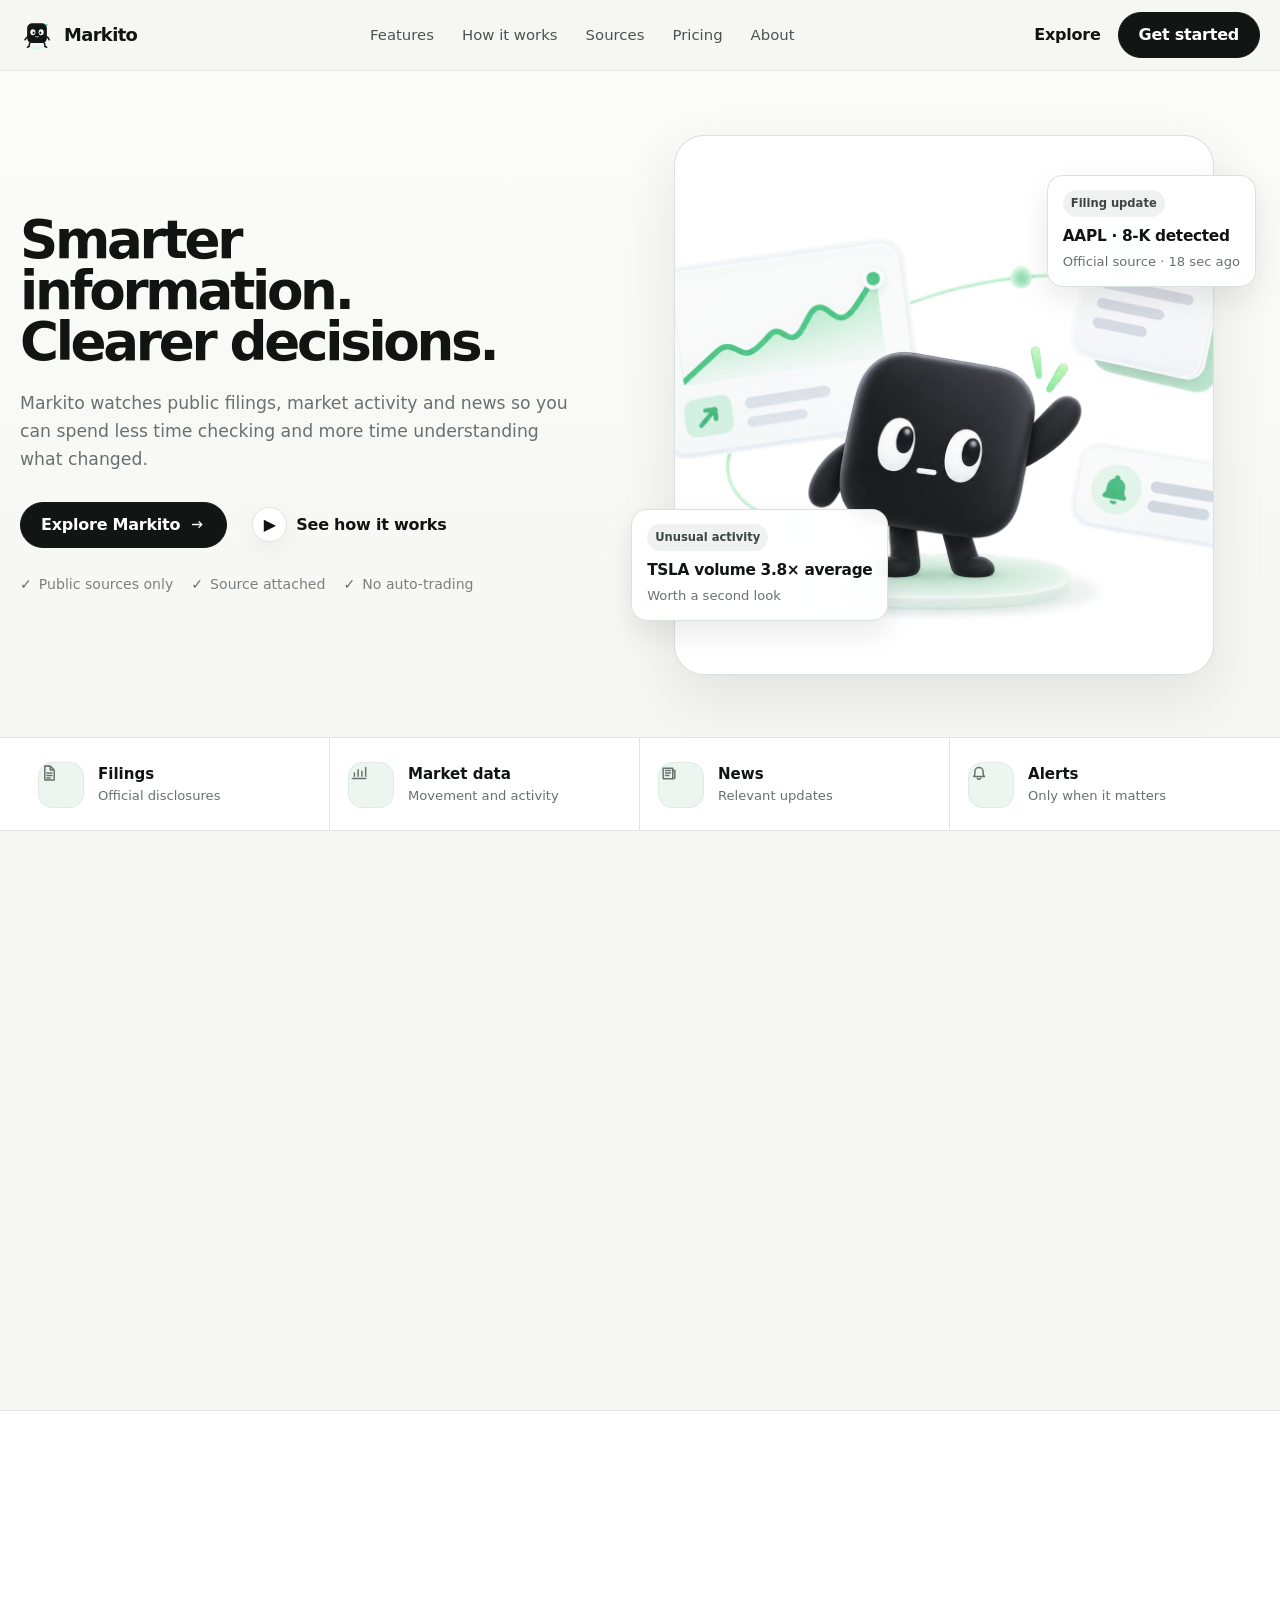
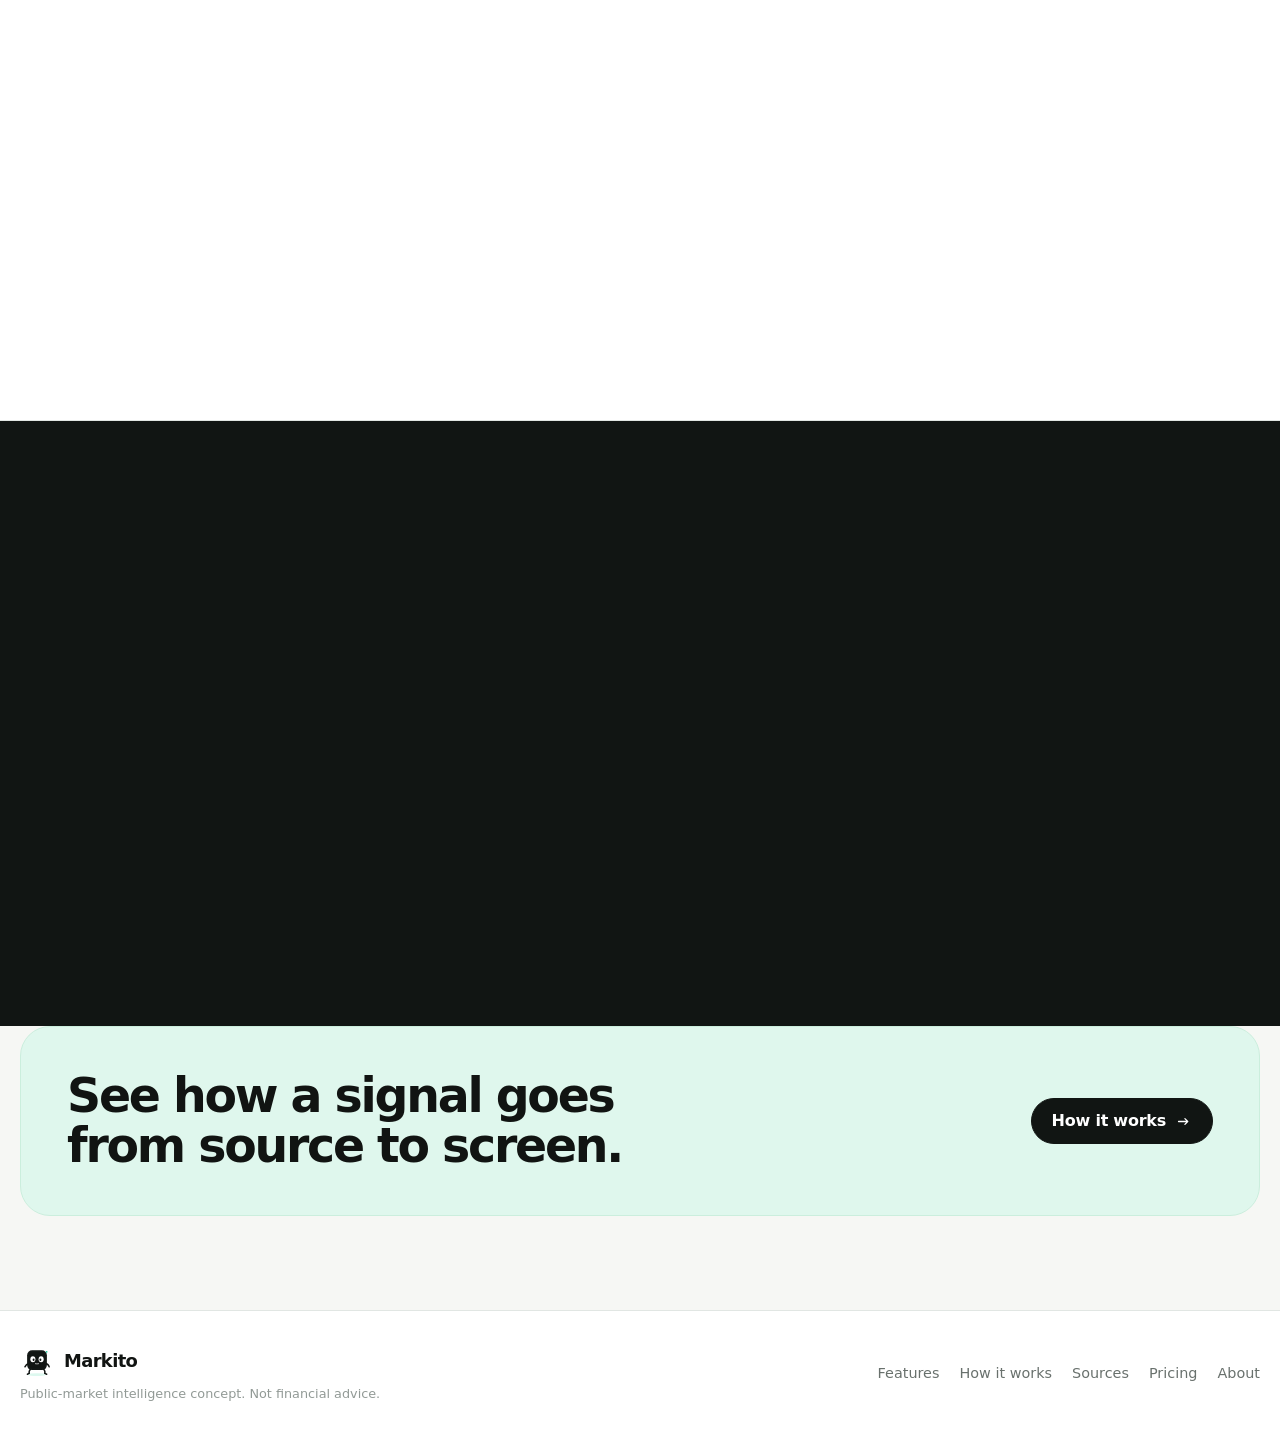
<file: index.html>
<!doctype html>
<html lang="en">
<head>
  <meta charset="utf-8">
  <meta name="viewport" content="width=device-width,initial-scale=1">
  <meta name="description" content="Markito watches public market information and surfaces the changes worth your attention.">
  <meta name="referrer" content="strict-origin-when-cross-origin">
  <meta http-equiv="Content-Security-Policy" content="default-src 'self'; img-src 'self' data:; style-src 'self'; script-src 'self'; font-src 'self'; connect-src 'self'; object-src 'none'; base-uri 'none'; form-action 'self'; upgrade-insecure-requests">
  <meta name="theme-color" content="#f6f7f4">
  <meta property="og:title" content="Markito — Smarter information. Clearer decisions.">
  <meta property="og:description" content="Public market signals without the noise.">
  <meta property="og:image" content="assets/illustrations/hero-signal.png">
  <title>Markito — Smarter information. Clearer decisions.</title>
  <link rel="icon" href="assets/brand/mascot.svg">
  <link rel="stylesheet" href="styles.css">
</head>
<body>
<header class="site-header">
  <div class="container nav">
    <a class="brand" href="index.html"><img src="assets/brand/mascot.svg" alt="">Markito</a>
    <nav class="nav-links" aria-label="Primary">
      <a href="features.html">Features</a>
      <a href="how-it-works.html">How it works</a>
      <a href="sources.html">Sources</a>
      <a href="pricing.html">Pricing</a>
      <a href="about.html">About</a>
    </nav>
    <div class="nav-actions">
      <a class="btn btn-quiet" href="features.html">Explore</a>
      <a class="btn btn-dark" href="how-it-works.html">Get started</a>
      <button class="menu-btn" aria-label="Toggle menu" aria-expanded="false">☰</button>
    </div>
  </div>
</header>

<main>
  <section class="hero">
    <div class="container hero-grid">
      <div class="hero-copy reveal">
        <h1>Smarter information.<br>Clearer decisions.</h1>
        <p class="lede">Markito watches public filings, market activity and news so you can spend less time checking and more time understanding what changed.</p>
        <div class="hero-actions">
          <a class="btn btn-dark" href="features.html">Explore Markito <svg class="icon" aria-hidden="true"><use href="assets/icons/ui.svg#i-arrow"></use></svg></a>
          <a class="btn btn-quiet" href="how-it-works.html"><span class="btn-icon">▶</span>See how it works</a>
        </div>
        <div class="hero-proof">
          <span class="proof-item"><span class="proof-dot"></span>Public sources only</span>
          <span class="proof-item"><span class="proof-dot"></span>Source attached</span>
          <span class="proof-item"><span class="proof-dot"></span>No auto-trading</span>
        </div>
      </div>

      <div class="hero-stage reveal delay-1">
        <div class="hero-media">
          <img src="assets/illustrations/hero-signal.png" alt="Markito surrounded by market signal cards">
        </div>
        <div class="float-card one">
          <div class="signal-pill">Filing update</div>
          <strong>AAPL · 8-K detected</strong>
          <span>Official source · 18 sec ago</span>
        </div>
        <div class="float-card two">
          <div class="signal-pill">Unusual activity</div>
          <strong>TSLA volume 3.8× average</strong>
          <span>Worth a second look</span>
        </div>
      </div>
    </div>
  </section>

  <div class="icon-strip">
    <div class="container icon-strip-inner">
      <div class="mini-feature">
        <span class="icon-tile"><svg class="icon"><use href="assets/icons/ui.svg#i-file"></use></svg></span>
        <div><strong>Filings</strong><span>Official disclosures</span></div>
      </div>
      <div class="mini-feature">
        <span class="icon-tile"><svg class="icon"><use href="assets/icons/ui.svg#i-chart"></use></svg></span>
        <div><strong>Market data</strong><span>Movement and activity</span></div>
      </div>
      <div class="mini-feature">
        <span class="icon-tile"><svg class="icon"><use href="assets/icons/ui.svg#i-news"></use></svg></span>
        <div><strong>News</strong><span>Relevant updates</span></div>
      </div>
      <div class="mini-feature">
        <span class="icon-tile"><svg class="icon"><use href="assets/icons/ui.svg#i-bell"></use></svg></span>
        <div><strong>Alerts</strong><span>Only when it matters</span></div>
      </div>
    </div>
  </div>

  <section class="section">
    <div class="container">
      <div class="section-head reveal">
        <h2>Built to notice what you miss.</h2>
        <p>Markito is not another terminal full of blinking boxes. It is a focused layer between a noisy market and the information you actually care about.</p>
      </div>

      <div class="feature-grid">
        <article class="feature-card reveal">
          <div>
            <span class="icon-tile"><svg class="icon"><use href="assets/icons/ui.svg#i-search"></use></svg></span>
            <h3>Scan continuously</h3>
          </div>
          <p>Watch selected public sources without manually refreshing the same pages all day.</p>
        </article>
        <article class="feature-card reveal delay-1">
          <div>
            <span class="icon-tile"><svg class="icon"><use href="assets/icons/ui.svg#i-filter"></use></svg></span>
            <h3>Filter the noise</h3>
          </div>
          <p>Group repeats, reduce low-value updates and keep the original source close enough to verify.</p>
        </article>
        <article class="feature-card reveal delay-2">
          <div>
            <span class="icon-tile"><svg class="icon"><use href="assets/icons/ui.svg#i-clock"></use></svg></span>
            <h3>Review later</h3>
          </div>
          <p>Keep a history of what was detected so useful signals can be measured instead of remembered selectively.</p>
        </article>
      </div>
    </div>
  </section>

  <section class="section white">
    <div class="container split">
      <div class="visual-card reveal">
        <img src="assets/illustrations/filter-noise.png" loading="lazy" alt="Markito filtering noisy information into clear alerts">
      </div>
      <div class="reveal delay-1">
        <h2>Less scrolling.<br>Better signals.</h2>
        <p class="lede">Markito should get quieter as it learns what belongs in your watchlist. The goal is not to create more information. It is to make the important information harder to miss.</p>
        <div class="content-list">
          <div class="content-row">
            <span class="round-check"><svg class="icon"><use href="assets/icons/ui.svg#i-check"></use></svg></span>
            <div><strong>Clear timestamps</strong><p>Know when the source changed and when Markito noticed it.</p></div>
          </div>
          <div class="content-row">
            <span class="round-check"><svg class="icon"><use href="assets/icons/ui.svg#i-check"></use></svg></span>
            <div><strong>Source-first summaries</strong><p>Read the short version, then open the original when the detail matters.</p></div>
          </div>
          <div class="content-row">
            <span class="round-check"><svg class="icon"><use href="assets/icons/ui.svg#i-check"></use></svg></span>
            <div><strong>Human judgment stays in control</strong><p>Markito surfaces information. It does not pretend uncertainty disappeared.</p></div>
          </div>
        </div>
      </div>
    </div>
  </section>

  <section class="section dark-band">
    <div class="container dark-grid">
      <div class="reveal">
        <h2>Security should be boring.</h2>
        <p class="lede">The marketing site stays static and deliberately simple. No user accounts, no secret keys in browser code and no unnecessary third-party scripts.</p>
        <div class="content-list">
          <div class="content-row"><span class="round-check"><svg class="icon"><use href="assets/icons/ui.svg#i-shield"></use></svg></span><div><strong>Minimal attack surface</strong><p>Plain HTML, CSS and JavaScript hosted over HTTPS.</p></div></div>
          <div class="content-row"><span class="round-check"><svg class="icon"><use href="assets/icons/ui.svg#i-shield"></use></svg></span><div><strong>Restrictive browser policy</strong><p>The site only permits its own scripts, styles and images.</p></div></div>
          <div class="content-row"><span class="round-check"><svg class="icon"><use href="assets/icons/ui.svg#i-shield"></use></svg></span><div><strong>Backend later, secrets there</strong><p>Scanner credentials belong on a server, never inside public frontend code.</p></div></div>
        </div>
      </div>
      <div class="visual-card reveal delay-1">
        <img src="assets/illustrations/security.png" loading="lazy" alt="Markito beside a security shield">
      </div>
    </div>
  </section>

  <section class="cta">
    <h2>See how a signal goes from source to screen.</h2>
    <a class="btn btn-dark" href="how-it-works.html">How it works <svg class="icon"><use href="assets/icons/ui.svg#i-arrow"></use></svg></a>
  </section>
</main>

<footer class="footer">
  <div class="container footer-inner">
    <div class="footer-copy">
      <a class="brand" href="index.html"><img src="assets/brand/mascot.svg" alt="">Markito</a>
      <span class="legal">Public-market intelligence concept. Not financial advice.</span>
    </div>
    <nav class="footer-nav" aria-label="Footer">
      <a href="features.html">Features</a><a href="how-it-works.html">How it works</a><a href="sources.html">Sources</a><a href="pricing.html">Pricing</a><a href="about.html">About</a>
    </nav>
  </div>
</footer>
<script src="script.js" defer></script>
</body>
</html>
</file>
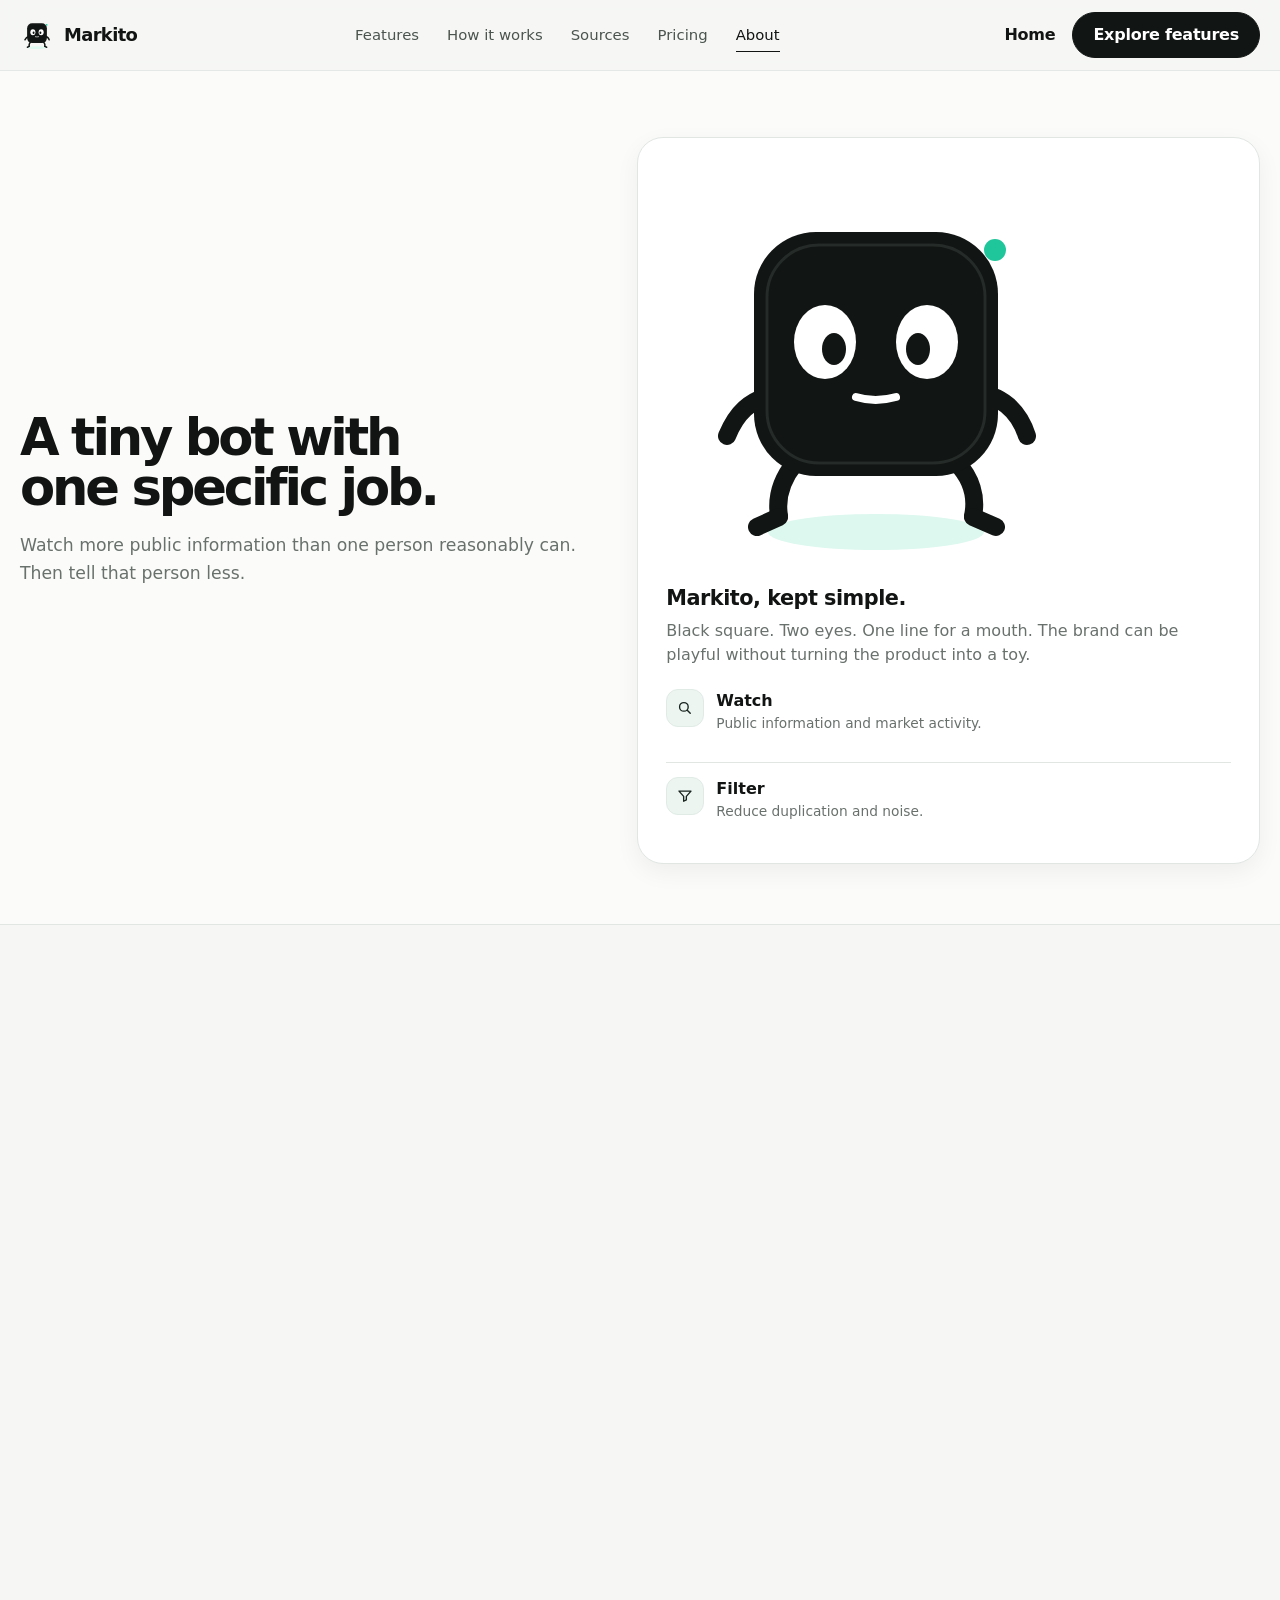
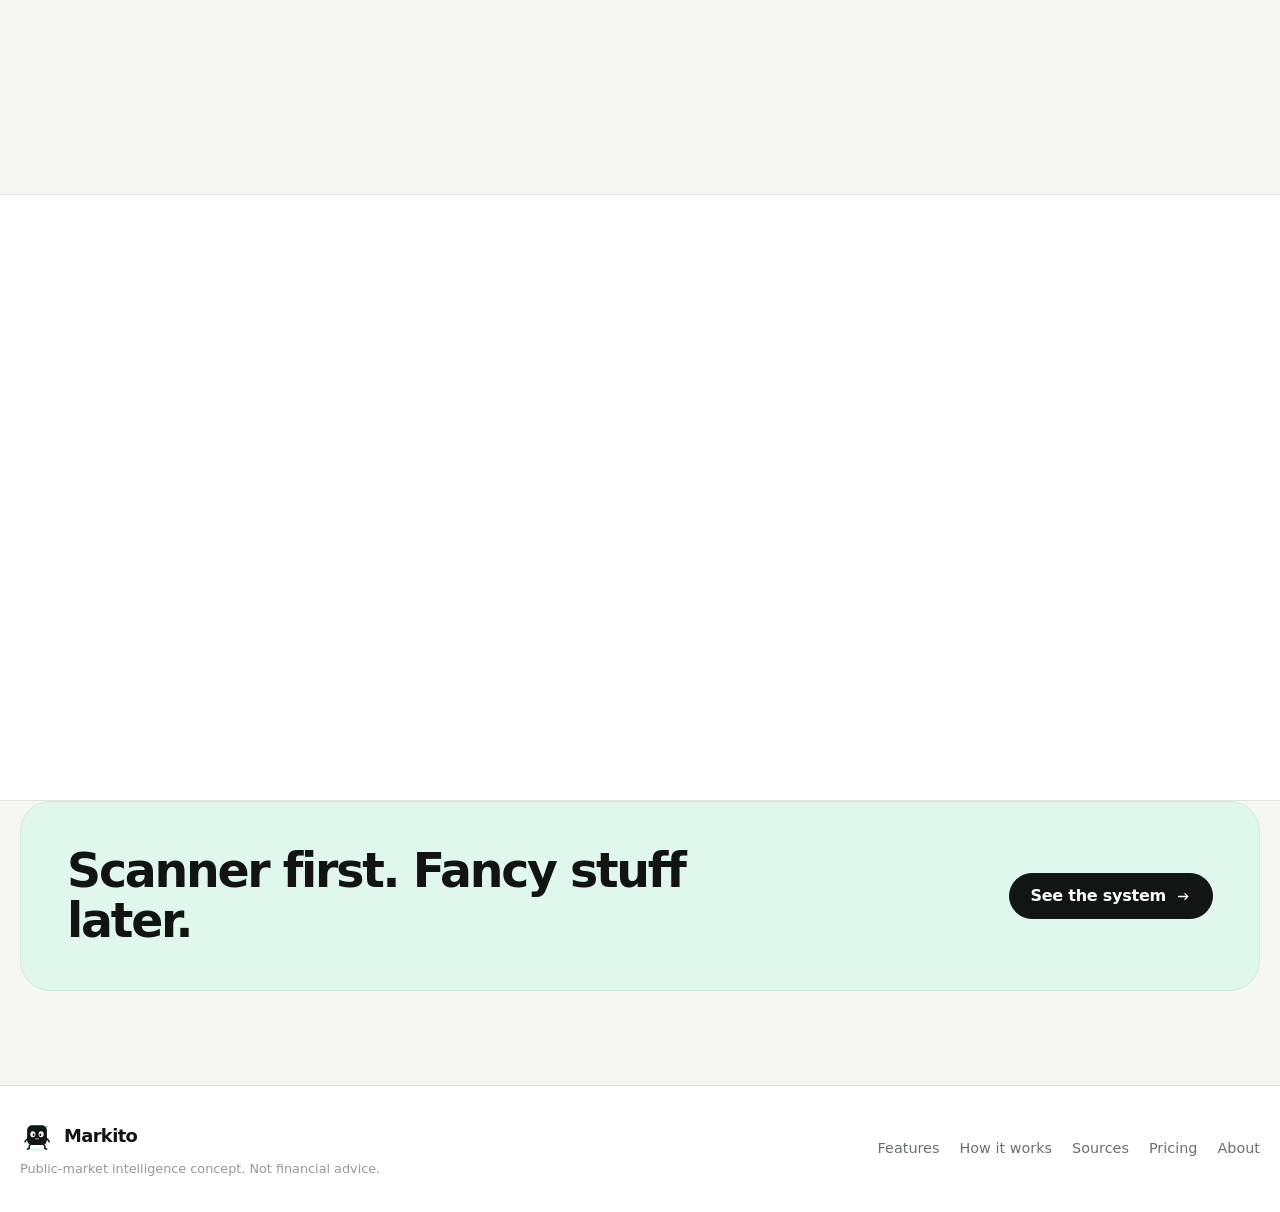
<file: about.html>
<!doctype html>
<html lang="en">
<head>
  <meta charset="utf-8"><meta name="viewport" content="width=device-width,initial-scale=1">
  <meta name="description" content="Why Markito exists and the product principles behind it.">
  <meta name="referrer" content="strict-origin-when-cross-origin">
  <meta http-equiv="Content-Security-Policy" content="default-src 'self'; img-src 'self' data:; style-src 'self'; script-src 'self'; font-src 'self'; connect-src 'self'; object-src 'none'; base-uri 'none'; form-action 'self'; upgrade-insecure-requests">
  <meta name="theme-color" content="#f6f7f4">
  <title>About — Markito</title>
  <link rel="icon" href="assets/brand/mascot.svg"><link rel="stylesheet" href="styles.css">
</head>
<body>
<header class="site-header"><div class="container nav">
  <a class="brand" href="index.html"><img src="assets/brand/mascot.svg" alt="">Markito</a>
  <nav class="nav-links" aria-label="Primary">
    <a href="features.html">Features</a><a href="how-it-works.html">How it works</a><a href="sources.html">Sources</a><a href="pricing.html">Pricing</a><a class="active" href="about.html">About</a>
  </nav>
  <div class="nav-actions"><a class="btn btn-quiet" href="index.html">Home</a><a class="btn btn-dark" href="features.html">Explore features</a><button class="menu-btn" aria-label="Toggle menu" aria-expanded="false">☰</button></div>
</div></header>

<main>
  <section class="page-hero">
    <div class="container page-hero-grid">
      <div class="page-hero-copy reveal">
        <h1>A tiny bot with<br>one specific job.</h1>
        <p class="lede">Watch more public information than one person reasonably can. Then tell that person less.</p>
      </div>
      <aside class="page-side-card reveal delay-1">
        <img src="assets/brand/mascot.svg" alt="Markito mascot" style="width:110px;margin:0 0 22px">
        <h3>Markito, kept simple.</h3>
        <p>Black square. Two eyes. One line for a mouth. The brand can be playful without turning the product into a toy.</p>
        <div class="side-list">
          <div class="side-list-item"><span class="icon-tile"><svg class="icon"><use href="assets/icons/ui.svg#i-search"></use></svg></span><div><strong>Watch</strong><p class="note">Public information and market activity.</p></div></div>
          <div class="side-list-item"><span class="icon-tile"><svg class="icon"><use href="assets/icons/ui.svg#i-filter"></use></svg></span><div><strong>Filter</strong><p class="note">Reduce duplication and noise.</p></div></div>
        </div>
      </aside>
    </div>
  </section>

  <section class="section"><div class="container about-layout">
    <aside class="about-card reveal">
      <img src="assets/brand/mascot.svg" alt="Markito mascot">
      <h3>Markito</h3>
      <p class="lede">Black square. Two eyes. One line for a mouth. No need to turn him into a corporate robot.</p>
    </aside>

    <div class="reveal delay-1">
      <h2>What the product should feel like.</h2>
      <div class="principles">
        <div class="principle"><h3>Quiet by default</h3><p>Alerts should earn the interruption. Everything else can wait.</p></div>
        <div class="principle"><h3>Source-aware</h3><p>An official filing, professional report and social post should never look equivalent.</p></div>
        <div class="principle"><h3>Human in the loop</h3><p>Markito can detect, organize and summarize. Judgment still belongs to the person using it.</p></div>
        <div class="principle"><h3>Measurable</h3><p>Signals should be logged so usefulness can be tested instead of judged from memorable wins.</p></div>
        <div class="principle"><h3>No fake sophistication</h3><p>No fabricated confidence meters, pointless dashboards or fifty indicators just to look expensive.</p></div>
      </div>
    </div>
  </div></section>

  <section class="section white"><div class="container split">
    <div class="visual-card reveal"><img src="assets/illustrations/hero-signal.png" loading="lazy" alt="Markito with market signal cards"></div>
    <div class="reveal delay-1">
      <h2>Simple on the surface.<br>Serious underneath.</h2>
      <p class="lede">The brand can stay playful while the system underneath remains disciplined about timestamps, source quality, security and testing whether an alert was actually useful.</p>
      <a class="btn btn-dark" href="sources.html">Explore sources <svg class="icon"><use href="assets/icons/ui.svg#i-arrow"></use></svg></a>
    </div>
  </div></section>

  <section class="cta"><h2>Scanner first. Fancy stuff later.</h2><a class="btn btn-dark" href="how-it-works.html">See the system <svg class="icon"><use href="assets/icons/ui.svg#i-arrow"></use></svg></a></section>
</main>

<footer class="footer"><div class="container footer-inner">
  <div class="footer-copy"><a class="brand" href="index.html"><img src="assets/brand/mascot.svg" alt="">Markito</a><span class="legal">Public-market intelligence concept. Not financial advice.</span></div>
  <nav class="footer-nav"><a href="features.html">Features</a><a href="how-it-works.html">How it works</a><a href="sources.html">Sources</a><a href="pricing.html">Pricing</a><a href="about.html">About</a></nav>
</div></footer>
<script src="script.js" defer></script>
</body></html>
</file>
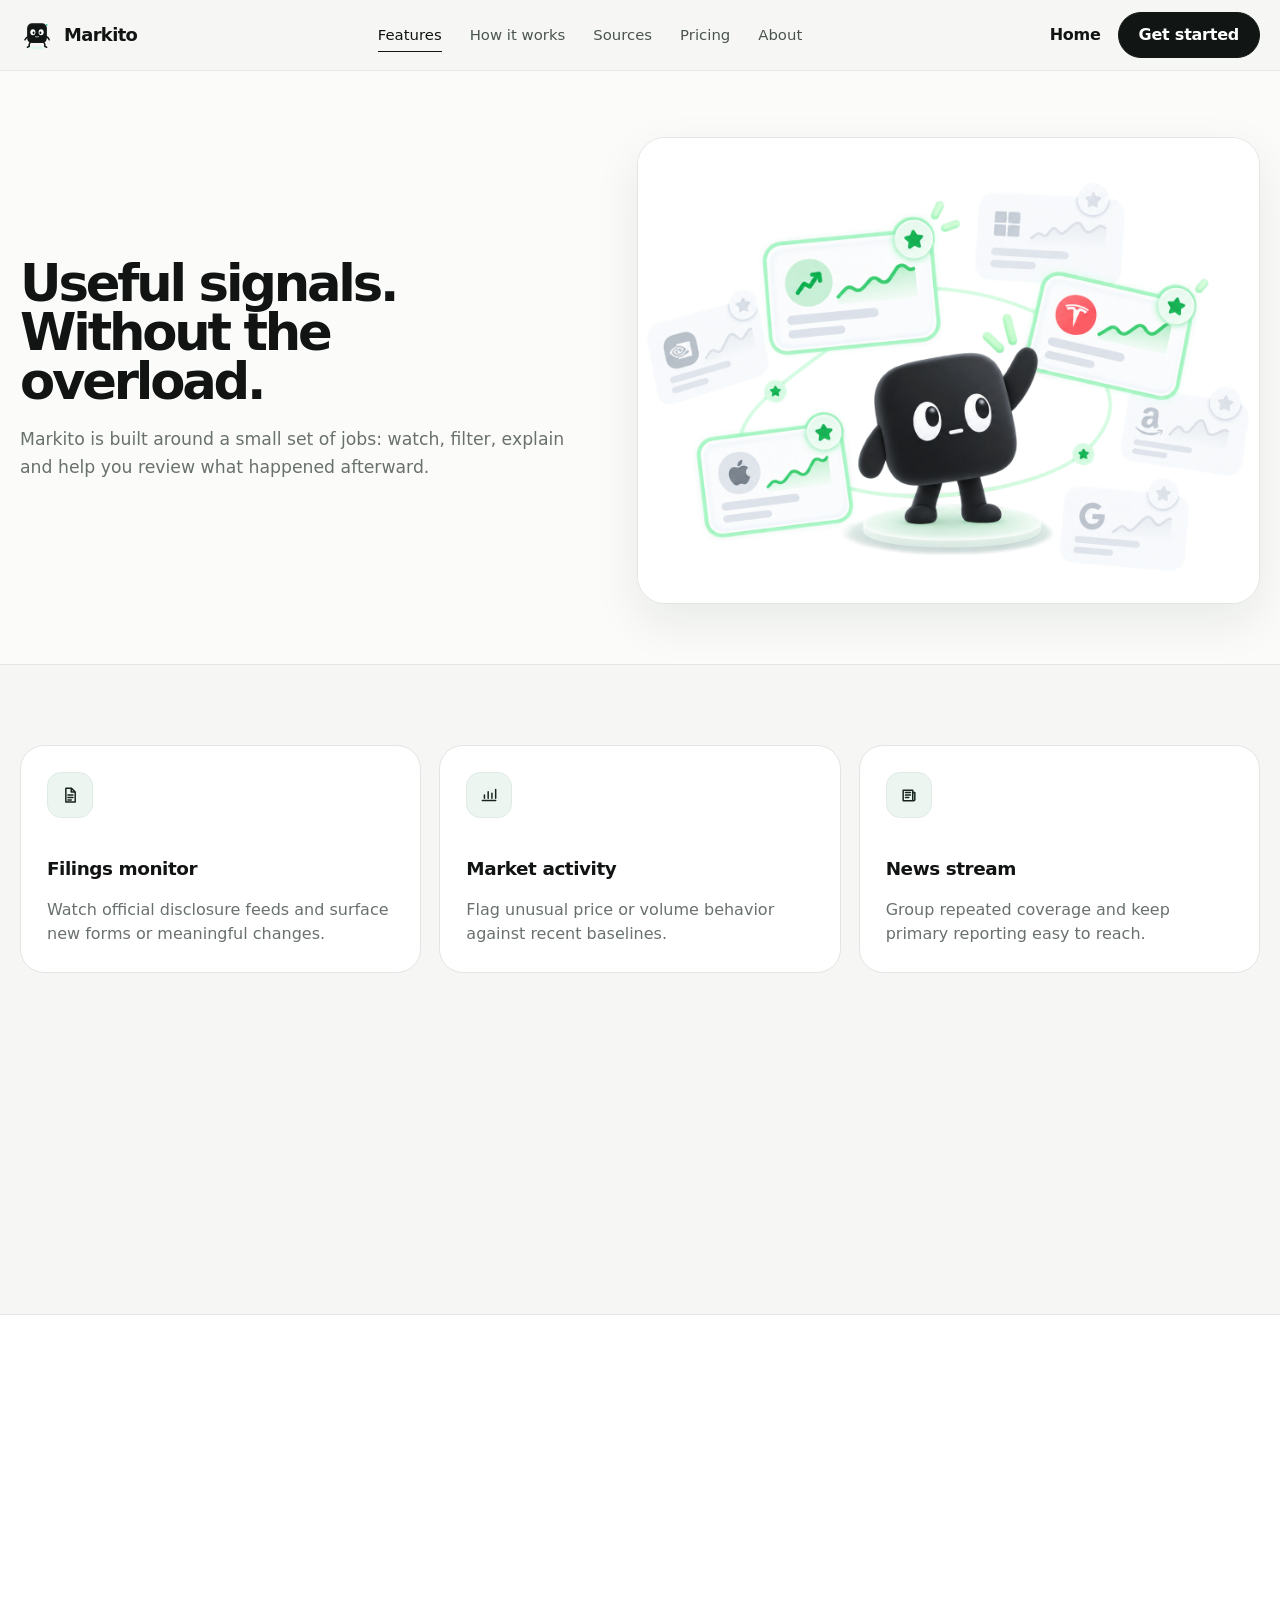
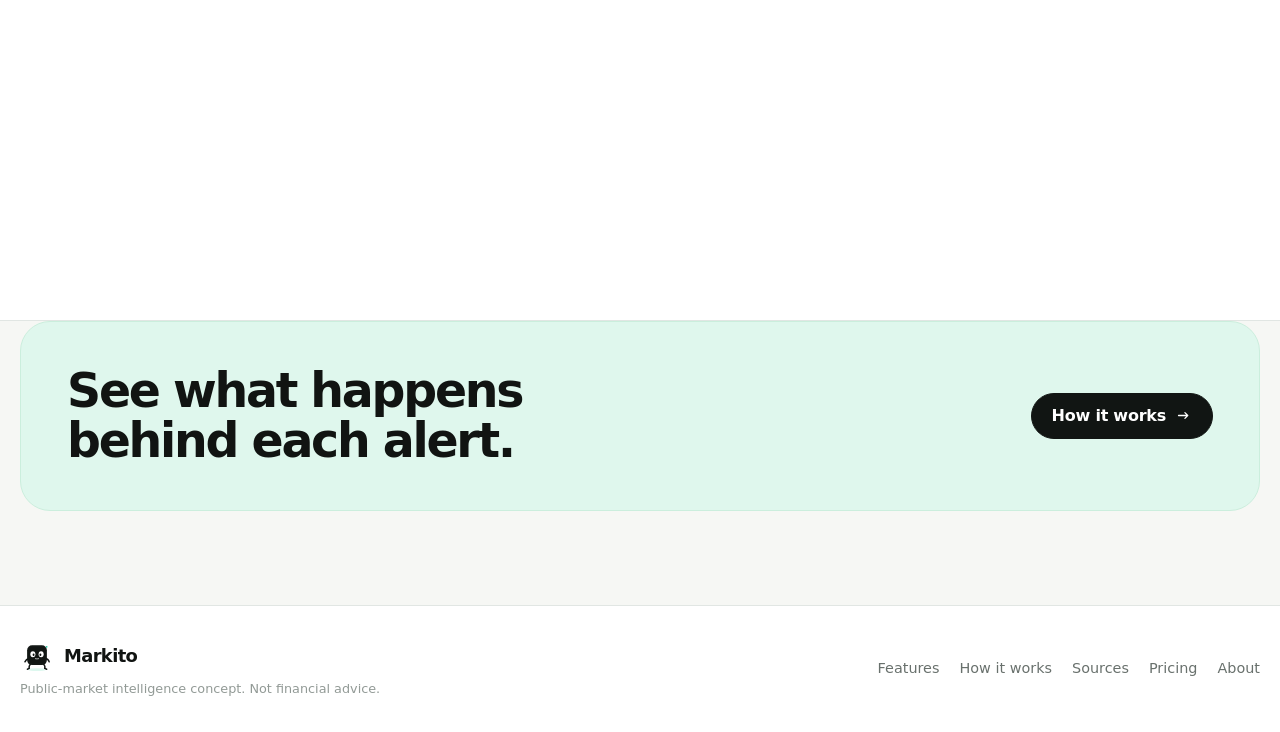
<file: features.html>
<!doctype html>
<html lang="en">
<head>
  <meta charset="utf-8"><meta name="viewport" content="width=device-width,initial-scale=1">
  <meta name="description" content="Explore Markito's market-monitoring features.">
  <meta name="referrer" content="strict-origin-when-cross-origin">
  <meta http-equiv="Content-Security-Policy" content="default-src 'self'; img-src 'self' data:; style-src 'self'; script-src 'self'; font-src 'self'; connect-src 'self'; object-src 'none'; base-uri 'none'; form-action 'self'; upgrade-insecure-requests">
  <meta name="theme-color" content="#f6f7f4">
  <title>Features — Markito</title>
  <link rel="icon" href="assets/brand/mascot.svg"><link rel="stylesheet" href="styles.css">
</head>
<body>
<header class="site-header"><div class="container nav">
  <a class="brand" href="index.html"><img src="assets/brand/mascot.svg" alt="">Markito</a>
  <nav class="nav-links" aria-label="Primary">
    <a class="active" href="features.html">Features</a><a href="how-it-works.html">How it works</a><a href="sources.html">Sources</a><a href="pricing.html">Pricing</a><a href="about.html">About</a>
  </nav>
  <div class="nav-actions"><a class="btn btn-quiet" href="index.html">Home</a><a class="btn btn-dark" href="how-it-works.html">Get started</a><button class="menu-btn" aria-label="Toggle menu" aria-expanded="false">☰</button></div>
</div></header>

<main>
  <section class="page-hero">
    <div class="container page-hero-grid">
      <div class="page-hero-copy reveal">
        <h1>Useful signals.<br>Without the overload.</h1>
        <p class="lede">Markito is built around a small set of jobs: watch, filter, explain and help you review what happened afterward.</p>
      </div>
      <div class="page-visual reveal delay-1"><img src="assets/illustrations/watchlist.png" alt="Markito with watchlist and market cards"></div>
    </div>
  </section>

  <section class="section"><div class="container">
    <div class="feature-grid">
      <article class="feature-card reveal"><div><span class="icon-tile"><svg class="icon"><use href="assets/icons/ui.svg#i-file"></use></svg></span><h3>Filings monitor</h3></div><p>Watch official disclosure feeds and surface new forms or meaningful changes.</p></article>
      <article class="feature-card reveal delay-1"><div><span class="icon-tile"><svg class="icon"><use href="assets/icons/ui.svg#i-chart"></use></svg></span><h3>Market activity</h3></div><p>Flag unusual price or volume behavior against recent baselines.</p></article>
      <article class="feature-card reveal delay-2"><div><span class="icon-tile"><svg class="icon"><use href="assets/icons/ui.svg#i-news"></use></svg></span><h3>News stream</h3></div><p>Group repeated coverage and keep primary reporting easy to reach.</p></article>
      <article class="feature-card reveal"><div><span class="icon-tile"><svg class="icon"><use href="assets/icons/ui.svg#i-star"></use></svg></span><h3>Watchlists</h3></div><p>Focus Markito on the companies, assets and themes you actually follow.</p></article>
      <article class="feature-card reveal delay-1"><div><span class="icon-tile"><svg class="icon"><use href="assets/icons/ui.svg#i-bell"></use></svg></span><h3>Alert rules</h3></div><p>Decide what interrupts you now and what can wait for a digest.</p></article>
      <article class="feature-card reveal delay-2"><div><span class="icon-tile"><svg class="icon"><use href="assets/icons/ui.svg#i-clock"></use></svg></span><h3>Signal history</h3></div><p>Review detections later and measure whether a type of alert was actually useful.</p></article>
    </div>
  </div></section>

  <section class="section white"><div class="container split">
    <div class="visual-card reveal"><img src="assets/illustrations/alerts-mobile.png" loading="lazy" alt="Markito beside a mobile alert interface"></div>
    <div class="reveal delay-1">
      <h2>Designed to interrupt you less.</h2>
      <p class="lede">A premium market tool should not feel like a slot machine. Markito is meant to reserve urgency for changes that meet your rules.</p>
      <div class="content-list">
        <div class="content-row"><span class="round-check"><svg class="icon"><use href="assets/icons/ui.svg#i-check"></use></svg></span><div><strong>Priority alerts</strong><p>High-signal events surface immediately.</p></div></div>
        <div class="content-row"><span class="round-check"><svg class="icon"><use href="assets/icons/ui.svg#i-check"></use></svg></span><div><strong>Digest the rest</strong><p>Lower-priority items wait until you are ready.</p></div></div>
        <div class="content-row"><span class="round-check"><svg class="icon"><use href="assets/icons/ui.svg#i-check"></use></svg></span><div><strong>Always traceable</strong><p>Every meaningful alert keeps the original source attached.</p></div></div>
      </div>
    </div>
  </div></section>

  <section class="cta"><h2>See what happens behind each alert.</h2><a class="btn btn-dark" href="how-it-works.html">How it works <svg class="icon"><use href="assets/icons/ui.svg#i-arrow"></use></svg></a></section>
</main>

<footer class="footer"><div class="container footer-inner">
  <div class="footer-copy"><a class="brand" href="index.html"><img src="assets/brand/mascot.svg" alt="">Markito</a><span class="legal">Public-market intelligence concept. Not financial advice.</span></div>
  <nav class="footer-nav"><a href="features.html">Features</a><a href="how-it-works.html">How it works</a><a href="sources.html">Sources</a><a href="pricing.html">Pricing</a><a href="about.html">About</a></nav>
</div></footer>
<script src="script.js" defer></script>
</body></html>
</file>
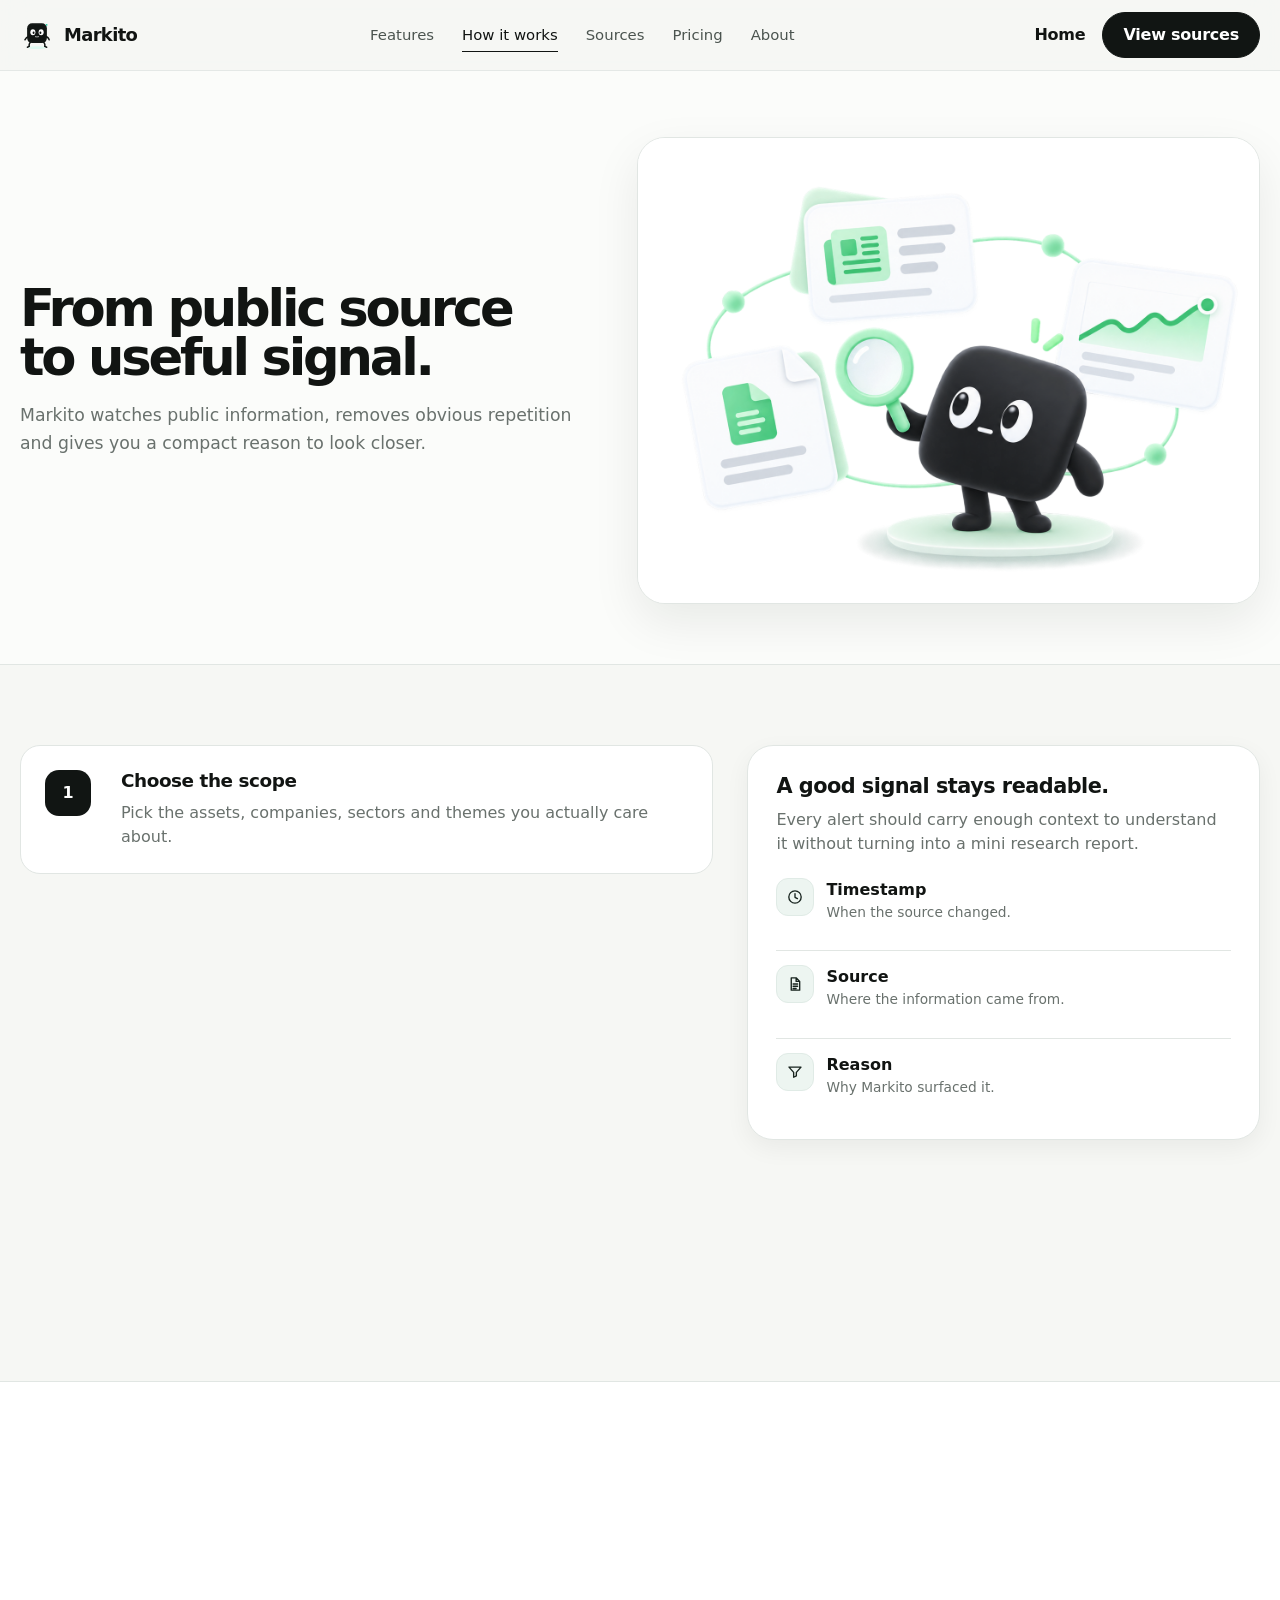
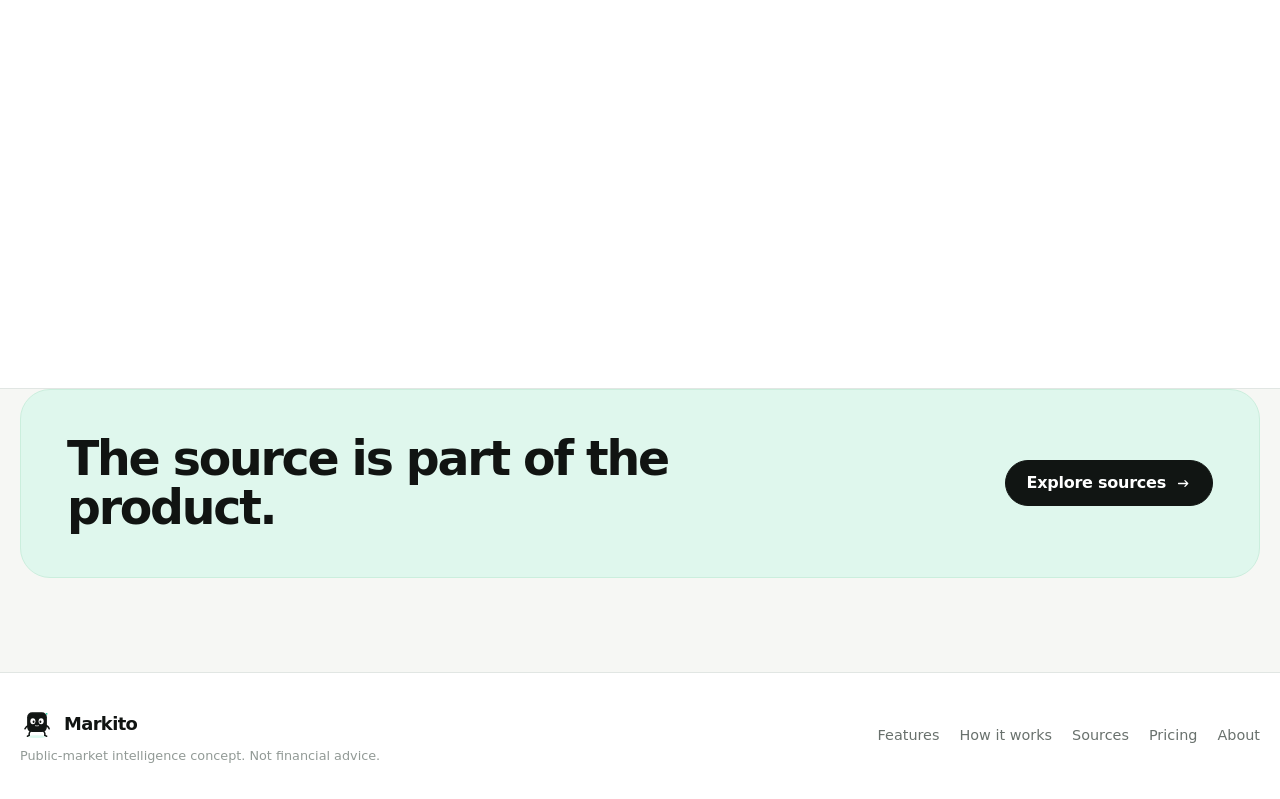
<file: how-it-works.html>
<!doctype html>
<html lang="en">
<head>
  <meta charset="utf-8"><meta name="viewport" content="width=device-width,initial-scale=1">
  <meta name="description" content="How Markito turns public information into clear market signals.">
  <meta name="referrer" content="strict-origin-when-cross-origin">
  <meta http-equiv="Content-Security-Policy" content="default-src 'self'; img-src 'self' data:; style-src 'self'; script-src 'self'; font-src 'self'; connect-src 'self'; object-src 'none'; base-uri 'none'; form-action 'self'; upgrade-insecure-requests">
  <meta name="theme-color" content="#f6f7f4">
  <title>How it works — Markito</title>
  <link rel="icon" href="assets/brand/mascot.svg"><link rel="stylesheet" href="styles.css">
</head>
<body>
<header class="site-header"><div class="container nav">
  <a class="brand" href="index.html"><img src="assets/brand/mascot.svg" alt="">Markito</a>
  <nav class="nav-links" aria-label="Primary">
    <a href="features.html">Features</a><a class="active" href="how-it-works.html">How it works</a><a href="sources.html">Sources</a><a href="pricing.html">Pricing</a><a href="about.html">About</a>
  </nav>
  <div class="nav-actions"><a class="btn btn-quiet" href="index.html">Home</a><a class="btn btn-dark" href="sources.html">View sources</a><button class="menu-btn" aria-label="Toggle menu" aria-expanded="false">☰</button></div>
</div></header>

<main>
  <section class="page-hero">
    <div class="container page-hero-grid">
      <div class="page-hero-copy reveal">
        <h1>From public source<br>to useful signal.</h1>
        <p class="lede">Markito watches public information, removes obvious repetition and gives you a compact reason to look closer.</p>
      </div>
      <div class="page-visual reveal delay-1"><img src="assets/illustrations/source-orbit.png" alt="Markito monitoring several public information sources"></div>
    </div>
  </section>

  <section class="section"><div class="container process-layout">
    <div class="steps">
      <article class="step reveal"><div class="step-num">1</div><div><h3>Choose the scope</h3><p>Pick the assets, companies, sectors and themes you actually care about.</p></div></article>
      <article class="step reveal"><div class="step-num">2</div><div><h3>Watch public sources</h3><p>Markito checks supported feeds and pages for filings, announcements, news and market-data conditions.</p></div></article>
      <article class="step reveal"><div class="step-num">3</div><div><h3>Filter and explain</h3><p>Repeated items are grouped, low-value noise is reduced and the reason for the alert stays visible.</p></div></article>
      <article class="step reveal"><div class="step-num">4</div><div><h3>You decide what matters</h3><p>The signal keeps its timestamp and source so you can verify it and make your own judgment.</p></div></article>
    </div>
    <aside class="page-side-card process-aside reveal delay-1">
      <h3>A good signal stays readable.</h3>
      <p>Every alert should carry enough context to understand it without turning into a mini research report.</p>
      <div class="side-list">
        <div class="side-list-item"><span class="icon-tile"><svg class="icon"><use href="assets/icons/ui.svg#i-clock"></use></svg></span><div><strong>Timestamp</strong><p class="note">When the source changed.</p></div></div>
        <div class="side-list-item"><span class="icon-tile"><svg class="icon"><use href="assets/icons/ui.svg#i-file"></use></svg></span><div><strong>Source</strong><p class="note">Where the information came from.</p></div></div>
        <div class="side-list-item"><span class="icon-tile"><svg class="icon"><use href="assets/icons/ui.svg#i-filter"></use></svg></span><div><strong>Reason</strong><p class="note">Why Markito surfaced it.</p></div></div>
      </div>
    </aside>
  </div></section>

  <section class="section white"><div class="container split">
    <div class="reveal">
      <h2>Fast enough to help.<br>Clear enough to trust.</h2>
      <p class="lede">A useful alert should answer three questions in a few seconds: what changed, why was it surfaced, and where did it come from?</p>
      <div class="content-list">
        <div class="content-row"><span class="round-check"><svg class="icon"><use href="assets/icons/ui.svg#i-clock"></use></svg></span><div><strong>When</strong><p>A clear detection timestamp.</p></div></div>
        <div class="content-row"><span class="round-check"><svg class="icon"><use href="assets/icons/ui.svg#i-spark"></use></svg></span><div><strong>Why</strong><p>The rule or change that made the event relevant.</p></div></div>
        <div class="content-row"><span class="round-check"><svg class="icon"><use href="assets/icons/ui.svg#i-file"></use></svg></span><div><strong>Where</strong><p>A direct path back to the original public source.</p></div></div>
      </div>
    </div>
    <div class="visual-card reveal delay-1"><img src="assets/illustrations/alerts-mobile.png" loading="lazy" alt="Markito beside a clean notification interface"></div>
  </div></section>

  <section class="cta"><h2>The source is part of the product.</h2><a class="btn btn-dark" href="sources.html">Explore sources <svg class="icon"><use href="assets/icons/ui.svg#i-arrow"></use></svg></a></section>
</main>

<footer class="footer"><div class="container footer-inner">
  <div class="footer-copy"><a class="brand" href="index.html"><img src="assets/brand/mascot.svg" alt="">Markito</a><span class="legal">Public-market intelligence concept. Not financial advice.</span></div>
  <nav class="footer-nav"><a href="features.html">Features</a><a href="how-it-works.html">How it works</a><a href="sources.html">Sources</a><a href="pricing.html">Pricing</a><a href="about.html">About</a></nav>
</div></footer>
<script src="script.js" defer></script>
</body></html>
</file>
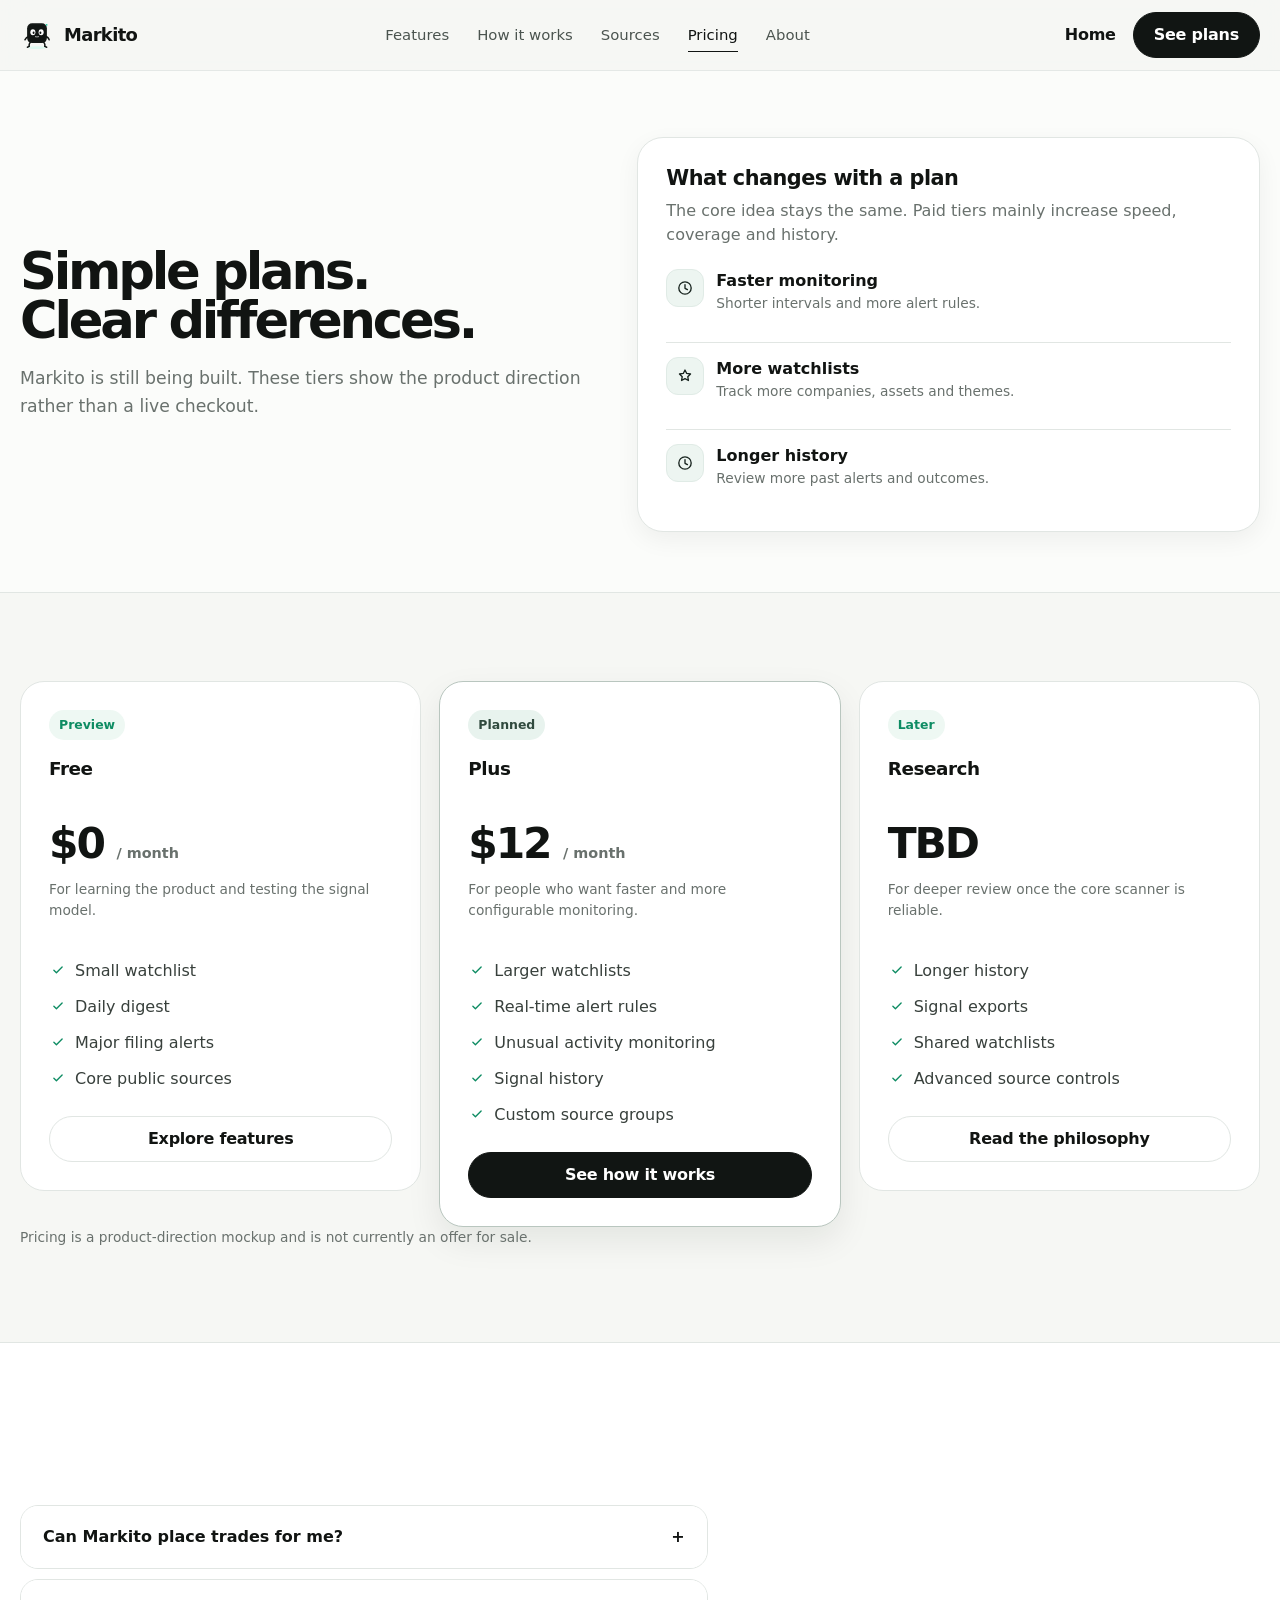
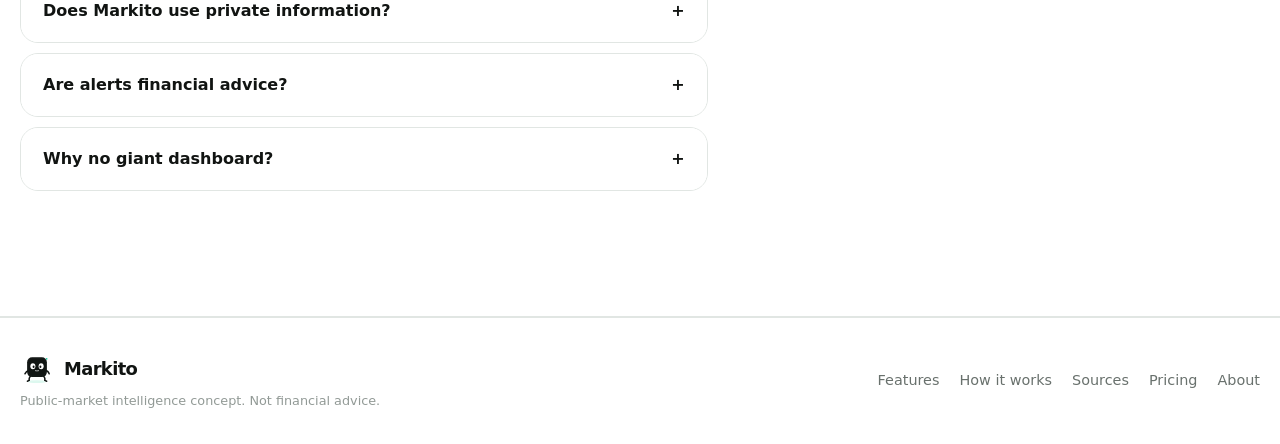
<file: pricing.html>
<!doctype html>
<html lang="en">
<head>
  <meta charset="utf-8"><meta name="viewport" content="width=device-width,initial-scale=1">
  <meta name="description" content="Planned Markito pricing and product tiers.">
  <meta name="referrer" content="strict-origin-when-cross-origin">
  <meta http-equiv="Content-Security-Policy" content="default-src 'self'; img-src 'self' data:; style-src 'self'; script-src 'self'; font-src 'self'; connect-src 'self'; object-src 'none'; base-uri 'none'; form-action 'self'; upgrade-insecure-requests">
  <meta name="theme-color" content="#f6f7f4">
  <title>Pricing — Markito</title>
  <link rel="icon" href="assets/brand/mascot.svg"><link rel="stylesheet" href="styles.css">
</head>
<body>
<header class="site-header"><div class="container nav">
  <a class="brand" href="index.html"><img src="assets/brand/mascot.svg" alt="">Markito</a>
  <nav class="nav-links" aria-label="Primary">
    <a href="features.html">Features</a><a href="how-it-works.html">How it works</a><a href="sources.html">Sources</a><a class="active" href="pricing.html">Pricing</a><a href="about.html">About</a>
  </nav>
  <div class="nav-actions"><a class="btn btn-quiet" href="index.html">Home</a><a class="btn btn-dark" href="#plans">See plans</a><button class="menu-btn" aria-label="Toggle menu" aria-expanded="false">☰</button></div>
</div></header>

<main>
  <section class="page-hero">
    <div class="container page-hero-grid">
      <div class="page-hero-copy reveal">
        <h1>Simple plans.<br>Clear differences.</h1>
        <p class="lede">Markito is still being built. These tiers show the product direction rather than a live checkout.</p>
      </div>
      <aside class="page-side-card reveal delay-1">
        <h3>What changes with a plan</h3>
        <p>The core idea stays the same. Paid tiers mainly increase speed, coverage and history.</p>
        <div class="side-list">
          <div class="side-list-item"><span class="icon-tile"><svg class="icon"><use href="assets/icons/ui.svg#i-clock"></use></svg></span><div><strong>Faster monitoring</strong><p class="note">Shorter intervals and more alert rules.</p></div></div>
          <div class="side-list-item"><span class="icon-tile"><svg class="icon"><use href="assets/icons/ui.svg#i-star"></use></svg></span><div><strong>More watchlists</strong><p class="note">Track more companies, assets and themes.</p></div></div>
          <div class="side-list-item"><span class="icon-tile"><svg class="icon"><use href="assets/icons/ui.svg#i-clock"></use></svg></span><div><strong>Longer history</strong><p class="note">Review more past alerts and outcomes.</p></div></div>
        </div>
      </aside>
    </div>
  </section>

  <section class="section" id="plans"><div class="container">
    <div class="pricing-grid">
      <article class="price-card reveal">
        <span class="plan-label">Preview</span><h3>Free</h3><div class="price">$0 <small>/ month</small></div><p class="note">For learning the product and testing the signal model.</p>
        <ul class="list">
          <li><svg><use href="assets/icons/ui.svg#i-check"></use></svg>Small watchlist</li>
          <li><svg><use href="assets/icons/ui.svg#i-check"></use></svg>Daily digest</li>
          <li><svg><use href="assets/icons/ui.svg#i-check"></use></svg>Major filing alerts</li>
          <li><svg><use href="assets/icons/ui.svg#i-check"></use></svg>Core public sources</li>
        </ul>
        <a class="btn" href="features.html">Explore features</a>
      </article>

      <article class="price-card featured reveal delay-1">
        <span class="plan-label">Planned</span><h3>Plus</h3><div class="price">$12 <small>/ month</small></div><p class="note">For people who want faster and more configurable monitoring.</p>
        <ul class="list">
          <li><svg><use href="assets/icons/ui.svg#i-check"></use></svg>Larger watchlists</li>
          <li><svg><use href="assets/icons/ui.svg#i-check"></use></svg>Real-time alert rules</li>
          <li><svg><use href="assets/icons/ui.svg#i-check"></use></svg>Unusual activity monitoring</li>
          <li><svg><use href="assets/icons/ui.svg#i-check"></use></svg>Signal history</li>
          <li><svg><use href="assets/icons/ui.svg#i-check"></use></svg>Custom source groups</li>
        </ul>
        <a class="btn btn-dark" href="how-it-works.html">See how it works</a>
      </article>

      <article class="price-card reveal delay-2">
        <span class="plan-label">Later</span><h3>Research</h3><div class="price">TBD</div><p class="note">For deeper review once the core scanner is reliable.</p>
        <ul class="list">
          <li><svg><use href="assets/icons/ui.svg#i-check"></use></svg>Longer history</li>
          <li><svg><use href="assets/icons/ui.svg#i-check"></use></svg>Signal exports</li>
          <li><svg><use href="assets/icons/ui.svg#i-check"></use></svg>Shared watchlists</li>
          <li><svg><use href="assets/icons/ui.svg#i-check"></use></svg>Advanced source controls</li>
        </ul>
        <a class="btn" href="about.html">Read the philosophy</a>
      </article>
    </div>
    <p class="note">Pricing is a product-direction mockup and is not currently an offer for sale.</p>
  </div></section>

  <section class="section white"><div class="container">
    <div class="section-head reveal"><h2>Things worth saying clearly.</h2></div>
    <div class="faq-layout">
      <div class="faq">
        <div class="faq-item"><button class="faq-question" aria-expanded="false">Can Markito place trades for me?<span data-mark>+</span></button><div class="faq-answer">Not in the early product. The first goal is monitoring, source transparency and paper-trade experimentation rather than automatic real-money execution.</div></div>
        <div class="faq-item"><button class="faq-question" aria-expanded="false">Does Markito use private information?<span data-mark>+</span></button><div class="faq-answer">No. The concept is designed around lawful public sources and public market data.</div></div>
        <div class="faq-item"><button class="faq-question" aria-expanded="false">Are alerts financial advice?<span data-mark>+</span></button><div class="faq-answer">No. Alerts surface information and context. Markets remain uncertain and a signal can be wrong, irrelevant or already reflected in price.</div></div>
        <div class="faq-item"><button class="faq-question" aria-expanded="false">Why no giant dashboard?<span data-mark>+</span></button><div class="faq-answer">Because the product is supposed to reduce monitoring work, not give you another wall of charts to babysit.</div></div>
      </div>
      <aside class="page-side-card faq-side reveal delay-1">
        <h3>No lock-in theater.</h3>
        <p>Pricing should stay understandable: no annual-plan trickery, no fake “87% off” banner and no features hidden behind vague labels.</p>
        <div class="side-list">
          <div class="side-list-item"><span class="icon-tile"><svg class="icon"><use href="assets/icons/ui.svg#i-check"></use></svg></span><div><strong>Transparent tiers</strong><p class="note">Know what changes before you pay.</p></div></div>
          <div class="side-list-item"><span class="icon-tile"><svg class="icon"><use href="assets/icons/ui.svg#i-shield"></use></svg></span><div><strong>No trading custody</strong><p class="note">Markito does not hold your money.</p></div></div>
        </div>
      </aside>
    </div>
  </div></section>
</main>

<footer class="footer"><div class="container footer-inner">
  <div class="footer-copy"><a class="brand" href="index.html"><img src="assets/brand/mascot.svg" alt="">Markito</a><span class="legal">Public-market intelligence concept. Not financial advice.</span></div>
  <nav class="footer-nav"><a href="features.html">Features</a><a href="how-it-works.html">How it works</a><a href="sources.html">Sources</a><a href="pricing.html">Pricing</a><a href="about.html">About</a></nav>
</div></footer>
<script src="script.js" defer></script>
</body></html>
</file>
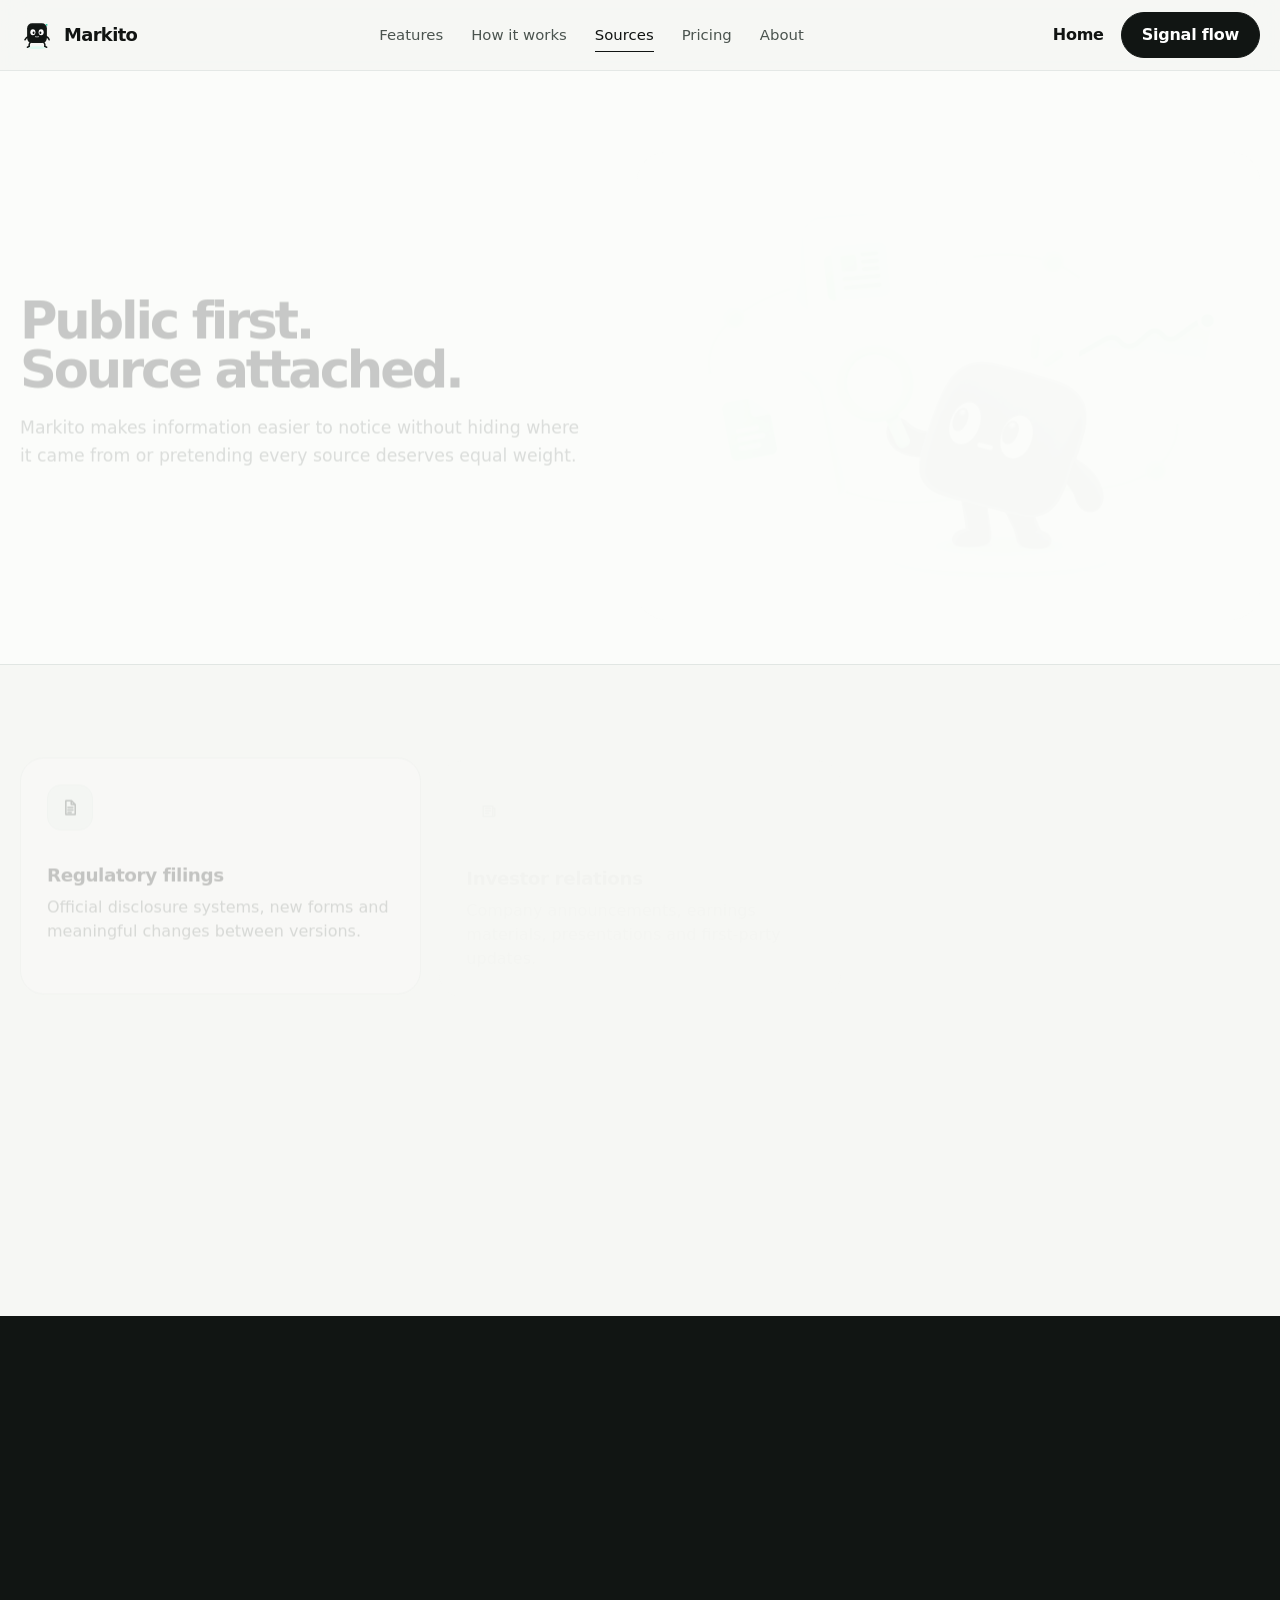
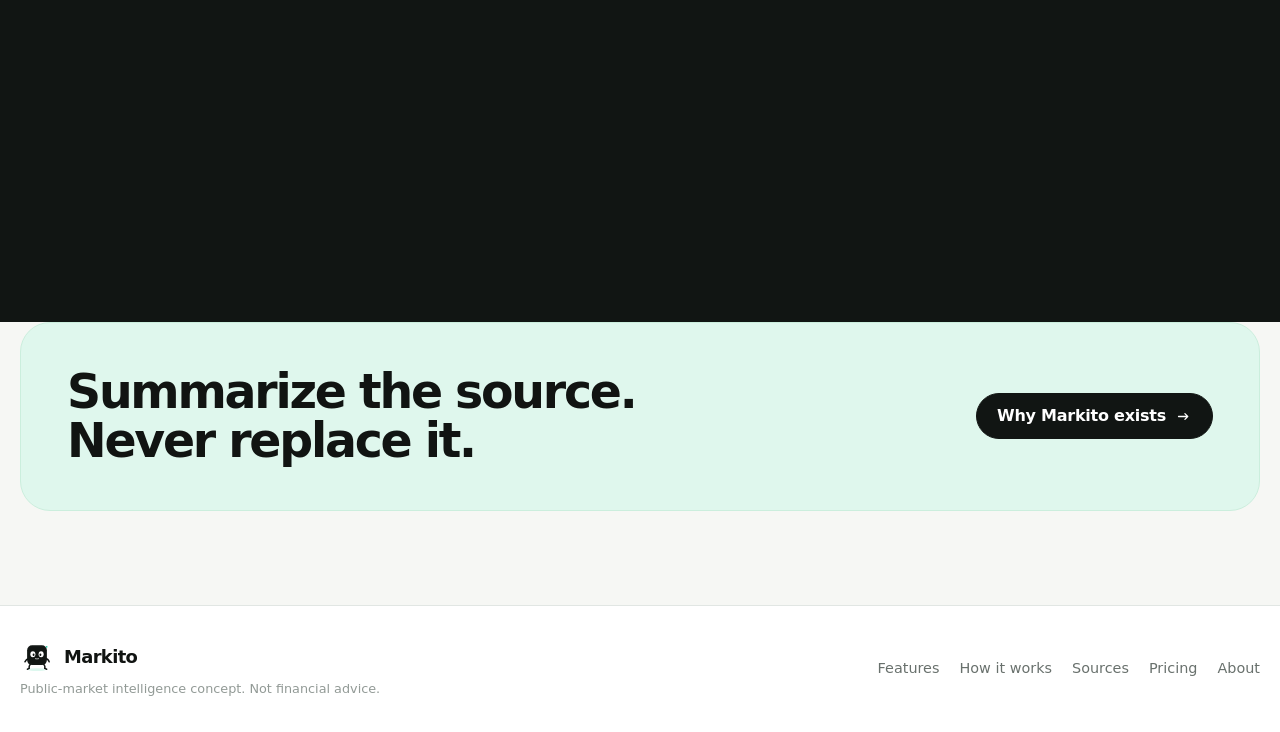
<file: sources.html>
<!doctype html>
<html lang="en">
<head>
  <meta charset="utf-8"><meta name="viewport" content="width=device-width,initial-scale=1">
  <meta name="description" content="The public source types Markito is designed to monitor.">
  <meta name="referrer" content="strict-origin-when-cross-origin">
  <meta http-equiv="Content-Security-Policy" content="default-src 'self'; img-src 'self' data:; style-src 'self'; script-src 'self'; font-src 'self'; connect-src 'self'; object-src 'none'; base-uri 'none'; form-action 'self'; upgrade-insecure-requests">
  <meta name="theme-color" content="#f6f7f4">
  <title>Sources — Markito</title>
  <link rel="icon" href="assets/brand/mascot.svg"><link rel="stylesheet" href="styles.css">
</head>
<body>
<header class="site-header"><div class="container nav">
  <a class="brand" href="index.html"><img src="assets/brand/mascot.svg" alt="">Markito</a>
  <nav class="nav-links" aria-label="Primary">
    <a href="features.html">Features</a><a href="how-it-works.html">How it works</a><a class="active" href="sources.html">Sources</a><a href="pricing.html">Pricing</a><a href="about.html">About</a>
  </nav>
  <div class="nav-actions"><a class="btn btn-quiet" href="index.html">Home</a><a class="btn btn-dark" href="how-it-works.html">Signal flow</a><button class="menu-btn" aria-label="Toggle menu" aria-expanded="false">☰</button></div>
</div></header>

<main>
  <section class="page-hero">
    <div class="container page-hero-grid">
      <div class="page-hero-copy reveal">
        <h1>Public first.<br>Source attached.</h1>
        <p class="lede">Markito makes information easier to notice without hiding where it came from or pretending every source deserves equal weight.</p>
      </div>
      <div class="page-visual reveal delay-1"><img src="assets/illustrations/source-orbit.png" alt="Markito monitoring multiple information sources"></div>
    </div>
  </section>

  <section class="section"><div class="container">
    <div class="source-grid">
      <article class="source-card reveal"><span class="icon-tile"><svg class="icon"><use href="assets/icons/ui.svg#i-file"></use></svg></span><h3>Regulatory filings</h3><p>Official disclosure systems, new forms and meaningful changes between versions.</p></article>
      <article class="source-card reveal delay-1"><span class="icon-tile"><svg class="icon"><use href="assets/icons/ui.svg#i-news"></use></svg></span><h3>Investor relations</h3><p>Company announcements, earnings materials, presentations and first-party updates.</p></article>
      <article class="source-card reveal delay-2"><span class="icon-tile"><svg class="icon"><use href="assets/icons/ui.svg#i-chart"></use></svg></span><h3>Market data</h3><p>Price, volume and public activity data used to identify unusual movement.</p></article>
      <article class="source-card reveal"><span class="icon-tile"><svg class="icon"><use href="assets/icons/ui.svg#i-globe"></use></svg></span><h3>Professional news</h3><p>Selected reporting sources, grouped so one event does not become ten alerts.</p></article>
      <article class="source-card reveal delay-1"><span class="icon-tile"><svg class="icon"><use href="assets/icons/ui.svg#i-spark"></use></svg></span><h3>Project & exchange updates</h3><p>Public status pages, release notes and official notices where they add useful context.</p></article>
      <article class="source-card reveal delay-2"><span class="icon-tile"><svg class="icon"><use href="assets/icons/ui.svg#i-search"></use></svg></span><h3>Public social context</h3><p>Selected public accounts or communities, clearly separated from primary disclosures.</p></article>
    </div>
  </div></section>

  <section class="section dark-band"><div class="container dark-grid">
    <div class="reveal">
      <h2>Not every source gets the same weight.</h2>
      <p class="lede">An official filing, a news report and a social post should never collapse into one mysterious “AI confidence” score.</p>
      <div class="content-list">
        <div class="content-row"><span class="round-check"><svg class="icon"><use href="assets/icons/ui.svg#i-check"></use></svg></span><div><strong>Primary</strong><p>Regulators, issuers, exchanges and first-party announcements.</p></div></div>
        <div class="content-row"><span class="round-check"><svg class="icon"><use href="assets/icons/ui.svg#i-check"></use></svg></span><div><strong>Secondary</strong><p>Professional reporting and structured market-data providers.</p></div></div>
        <div class="content-row"><span class="round-check"><svg class="icon"><use href="assets/icons/ui.svg#i-check"></use></svg></span><div><strong>Contextual</strong><p>Public communities and social sources, labeled for what they are.</p></div></div>
      </div>
    </div>
    <div class="visual-card reveal delay-1"><img src="assets/illustrations/security.png" loading="lazy" alt="Markito beside a secure source network"></div>
  </div></section>

  <section class="cta"><h2>Summarize the source. Never replace it.</h2><a class="btn btn-dark" href="about.html">Why Markito exists <svg class="icon"><use href="assets/icons/ui.svg#i-arrow"></use></svg></a></section>
</main>

<footer class="footer"><div class="container footer-inner">
  <div class="footer-copy"><a class="brand" href="index.html"><img src="assets/brand/mascot.svg" alt="">Markito</a><span class="legal">Public-market intelligence concept. Not financial advice.</span></div>
  <nav class="footer-nav"><a href="features.html">Features</a><a href="how-it-works.html">How it works</a><a href="sources.html">Sources</a><a href="pricing.html">Pricing</a><a href="about.html">About</a></nav>
</div></footer>
<script src="script.js" defer></script>
</body></html>
</file>
<file: styles.css>
:root{
  --bg:#f6f7f4;
  --surface:#ffffff;
  --surface-soft:#eef8f3;
  --surface-dark:#111513;
  --ink:#111412;
  --muted:#69716d;
  --muted-2:#929a96;
  --line:#e1e6e3;
  --mint:#27c98f;
  --mint-dark:#0e8c63;
  --mint-soft:#dff7ed;
  --red:#df5d57;
  --shadow-sm:0 8px 24px rgba(17,20,18,.055);
  --shadow-md:0 24px 70px rgba(17,20,18,.10);
  --radius:24px;
  --radius-lg:36px;
  --max:1240px;
}
*{box-sizing:border-box}
html{scroll-behavior:smooth}
body{
  margin:0;
  background:var(--bg);
  color:var(--ink);
  font-family:Inter,ui-sans-serif,system-ui,-apple-system,BlinkMacSystemFont,"Segoe UI",sans-serif;
  line-height:1.5;
  -webkit-font-smoothing:antialiased;
  text-rendering:optimizeLegibility;
}
a{color:inherit;text-decoration:none}
img{display:block;max-width:100%}
button,input{font:inherit}
button{color:inherit}
::selection{background:#c9f2e2;color:#0c3b2c}
.container{width:min(var(--max),calc(100% - 40px));margin:0 auto}
.site-header{
  position:sticky;top:0;z-index:100;
  background:rgba(246,247,244,.82);
  border-bottom:1px solid rgba(225,230,227,.82);
  backdrop-filter:blur(18px) saturate(130%);
}
.nav{height:70px;display:flex;align-items:center;justify-content:space-between;gap:24px}
.brand{display:inline-flex;align-items:center;gap:10px;font-size:1.12rem;font-weight:850;letter-spacing:-.035em}
.brand img{width:34px;height:34px;object-fit:contain}
.nav-links{display:flex;align-items:center;gap:28px;font-size:.93rem;color:#4b544f}
.nav-links a{position:relative;padding:8px 0}
.nav-links a:after{content:"";position:absolute;left:0;right:100%;bottom:2px;height:1.5px;background:var(--ink);transition:right .22s ease}
.nav-links a:hover,.nav-links a.active{color:var(--ink)}
.nav-links a:hover:after,.nav-links a.active:after{right:0}
.nav-actions{display:flex;align-items:center;gap:10px}
.menu-btn{display:none;border:0;background:transparent;font-size:1.35rem;padding:8px;cursor:pointer}
.btn{
  min-height:46px;padding:0 20px;border-radius:999px;
  display:inline-flex;align-items:center;justify-content:center;gap:9px;
  border:1px solid var(--line);background:#fff;font-weight:760;letter-spacing:-.015em;
  transition:transform .22s ease,box-shadow .22s ease,background .22s ease,border-color .22s ease;
}
.btn:hover{transform:translateY(-1px);box-shadow:var(--shadow-sm)}
.btn-dark{background:var(--surface-dark);border-color:var(--surface-dark);color:#fff}
.btn-mint{background:var(--mint);border-color:var(--mint);color:#08291e}
.btn-quiet{background:transparent;border-color:transparent;padding-left:6px;padding-right:6px;box-shadow:none}
.btn-quiet:hover{box-shadow:none}
.btn-icon{
  width:35px;height:35px;border-radius:50%;display:grid;place-items:center;
  background:#fff;border:1px solid var(--line);box-shadow:var(--shadow-sm)
}
.icon{width:22px;height:22px;display:block}
.hero{
  position:relative;overflow:hidden;padding:64px 0 62px;
  background:linear-gradient(180deg,#fbfcfa 0%,var(--bg) 100%);
  border-bottom:1px solid var(--line);
}
.hero:before{display:none}
.hero-grid{display:grid;grid-template-columns:.94fr 1.06fr;gap:46px;align-items:center}
.hero-copy{position:relative;z-index:2}
h1,h2,h3,p{margin-top:0}
h1{
  margin:0 0 22px;
  font-size:clamp(3rem,4.15vw,4.45rem);
  line-height:.96;letter-spacing:-.062em;font-weight:850;max-width:640px
}
h2{font-size:clamp(1.95rem,3vw,2.85rem);line-height:1.05;letter-spacing:-.047em;margin-bottom:16px}
h3{font-size:1.15rem;line-height:1.22;letter-spacing:-.024em;margin-bottom:8px}
.lede{font-size:1.08rem;line-height:1.62;color:var(--muted);max-width:590px;margin-bottom:28px}
.hero-actions{display:flex;gap:18px;align-items:center;flex-wrap:wrap}
.hero-proof{display:flex;gap:18px;flex-wrap:wrap;margin-top:26px;color:var(--muted);font-size:.88rem}
.proof-item{display:inline-flex;align-items:center;gap:7px}
.proof-dot{display:none}
.proof-item:before{content:"✓";font-weight:850;color:#4f5b55}
.hero-stage{
  min-height:460px;position:relative;display:flex;align-items:center;justify-content:center;
}
.hero-media{
  width:100%;max-width:540px;position:relative;z-index:2;
  border-radius:30px;overflow:hidden;
  background:#fff;
  border:1px solid rgba(214,224,219,.92);
  box-shadow:0 22px 58px rgba(17,20,18,.09);
}
.hero-media img{width:100%;aspect-ratio:1/1;object-fit:cover}
.float-card{
  position:absolute;z-index:4;min-width:188px;padding:14px 15px;border-radius:16px;
  background:rgba(255,255,255,.94);border:1px solid rgba(219,226,222,.98);
  box-shadow:0 12px 30px rgba(17,20,18,.09);
  backdrop-filter:blur(12px);
}
.float-card strong{display:block;font-size:.96rem;letter-spacing:-.02em}
.float-card span{display:block;margin-top:4px;color:var(--muted);font-size:.82rem}
.float-card.one{top:40px;right:4px}
.float-card.two{left:4px;bottom:54px}
.signal-pill{
  display:inline-flex;align-items:center;gap:6px;border-radius:999px;background:#f0f2f1;
  color:#3d4742;padding:5px 8px;font-weight:800;font-size:.72rem;margin-bottom:8px
}
@keyframes drift{0%,100%{transform:translateY(0)}50%{transform:translateY(-8px)}}
.icon-strip{background:#fff;border-bottom:1px solid var(--line)}
.icon-strip-inner{min-height:92px;display:grid;grid-template-columns:repeat(4,1fr)}
.mini-feature{display:flex;align-items:center;gap:14px;padding:20px 18px;border-right:1px solid var(--line)}
.mini-feature:last-child{border-right:0}
.icon-tile{
  width:46px;height:46px;flex:0 0 46px;border-radius:14px;background:#edf5f1;
  color:#17231e;display:grid;place-items:center;border:1px solid #e0ebe6
}
.icon-tile .icon{width:20px;height:20px;stroke-width:2}
.mini-feature strong{display:block;font-size:.94rem}
.mini-feature span{display:block;color:var(--muted);font-size:.82rem;margin-top:2px}
.section{padding:80px 0}
.section.white{background:#fff;border-top:1px solid var(--line);border-bottom:1px solid var(--line)}
.section-head{max-width:760px;margin-bottom:42px}
.section-head p{font-size:1.08rem;color:var(--muted);max-width:620px;margin-bottom:0}
.feature-grid{display:grid;grid-template-columns:repeat(3,1fr);gap:18px}
.feature-card{
  min-height:228px;padding:26px;border:1px solid var(--line);border-radius:var(--radius);
  background:#fff;display:flex;flex-direction:column;justify-content:space-between;
  transition:transform .24s ease,box-shadow .24s ease,border-color .24s ease
}
.feature-card:hover{transform:translateY(-3px);box-shadow:var(--shadow-sm);border-color:#d6ded9}
.feature-card .icon-tile{margin-bottom:40px}
.feature-card p{color:var(--muted);margin-bottom:0}
.split{display:grid;grid-template-columns:1fr 1fr;gap:54px;align-items:center}
.visual-card{
  border-radius:var(--radius-lg);overflow:hidden;border:1px solid var(--line);
  background:#fff;box-shadow:var(--shadow-md)
}
.visual-card img{width:100%;aspect-ratio:4/3;object-fit:contain;background:#fbfcfa}
.content-list{display:grid;gap:20px;margin-top:28px}
.content-row{display:grid;grid-template-columns:32px 1fr;gap:13px}
.content-row .round-check{
  width:28px;height:28px;border-radius:50%;background:var(--mint-soft);color:var(--mint-dark);display:grid;place-items:center
}
.content-row p{color:var(--muted);margin:3px 0 0}
.dark-band{background:var(--surface-dark);color:#fff;overflow:hidden}
.dark-band .lede,.dark-band p{color:#aeb8b2}
.dark-band .icon-tile{background:#1f2925;color:#55e3ad}
.dark-grid{display:grid;grid-template-columns:1fr 1fr;gap:54px;align-items:center}
.dark-band .visual-card{background:#161b18;border-color:#2b332f;box-shadow:none}
.page-hero{
  padding:66px 0 60px;background:#fbfcfa;border-bottom:1px solid var(--line);
  position:relative;overflow:hidden
}
.page-hero-grid{display:grid;grid-template-columns:.95fr 1.05fr;gap:54px;align-items:center}
.page-hero-copy{max-width:650px}
.page-hero h1{font-size:clamp(2.85rem,4vw,4.15rem);max-width:700px;margin-bottom:20px}
.page-hero .lede{margin-bottom:0}
.page-visual{margin:0;max-width:none;border-radius:28px;overflow:hidden;border:1px solid var(--line);box-shadow:0 18px 48px rgba(17,20,18,.08);background:#fff}
.page-visual img{width:100%;aspect-ratio:4/3;object-fit:contain;background:#fff}
.page-side-card{border:1px solid var(--line);background:#fff;border-radius:26px;padding:28px;box-shadow:var(--shadow-sm)}
.page-side-card h3{font-size:1.3rem}
.page-side-card p{color:var(--muted)}
.side-list{display:grid;gap:14px;margin-top:22px}
.side-list-item{display:flex;gap:12px;align-items:flex-start;padding-top:14px;border-top:1px solid var(--line)}
.side-list-item:first-child{border-top:0;padding-top:0}
.side-list-item .icon-tile{width:38px;height:38px;flex-basis:38px;border-radius:12px}
.side-list-item .icon{width:18px;height:18px}
.steps{display:grid;gap:14px;max-width:900px}
.step{
  display:grid;grid-template-columns:56px 1fr;gap:20px;align-items:start;
  padding:24px;border:1px solid var(--line);background:#fff;border-radius:20px
}
.step-num{width:46px;height:46px;border-radius:14px;background:var(--surface-dark);color:#fff;display:grid;place-items:center;font-weight:850}
.step p{color:var(--muted);margin:4px 0 0}
.source-grid{display:grid;grid-template-columns:repeat(3,1fr);gap:18px}
.source-card{padding:26px;min-height:230px;border:1px solid var(--line);background:#fff;border-radius:var(--radius)}
.source-card .icon-tile{margin-bottom:34px}
.source-card p{color:var(--muted);margin-bottom:0}
.pricing-grid{display:grid;grid-template-columns:repeat(3,1fr);gap:18px;align-items:start}
.price-card{padding:28px;border:1px solid var(--line);border-radius:var(--radius);background:#fff;display:flex;flex-direction:column;min-height:440px}
.price-card.featured{border-color:#b9c6bf;box-shadow:0 14px 34px rgba(17,20,18,.08);transform:translateY(-6px)}
.price-card .btn{width:100%;margin-top:auto}
.plan-label{display:inline-flex;padding:6px 10px;border-radius:999px;background:var(--surface-soft);font-size:.78rem;font-weight:800;color:var(--mint-dark)}
.price{font-size:2.65rem;font-weight:880;letter-spacing:-.05em;margin:23px 0 4px}
.price small{font-size:.9rem;font-weight:650;color:var(--muted);letter-spacing:0}
.list{list-style:none;padding:0;margin:25px 0;display:grid;gap:12px;color:#38403c}
.list li{display:flex;gap:8px;align-items:flex-start}
.list svg{width:18px;height:18px;color:var(--mint-dark);margin-top:2px;flex:0 0 18px}
.note{font-size:.86rem;color:var(--muted)}
.faq{display:grid;gap:10px;max-width:840px}
.faq-item{border:1px solid var(--line);border-radius:18px;background:#fff;overflow:hidden}
.faq-question{width:100%;border:0;background:#fff;padding:19px 22px;display:flex;justify-content:space-between;text-align:left;font-weight:800;cursor:pointer}
.faq-answer{display:none;padding:0 22px 20px;color:var(--muted)}
.faq-item.open .faq-answer{display:block}
.about-layout{display:grid;grid-template-columns:.92fr 1.08fr;gap:72px;align-items:start}
.about-card{
  border-radius:30px;background:#fff;border:1px solid var(--line);padding:32px;position:sticky;top:110px
}
.about-card img{width:230px;margin:0 auto 24px}
.principles{display:grid;gap:0}
.principle{padding:24px 0;border-top:1px solid var(--line)}
.principle:first-child{border-top:0}
.principle p{color:var(--muted);margin:5px 0 0}
.cta{
  width:min(var(--max),calc(100% - 40px));margin:0 auto 94px;
  padding:44px 46px;border-radius:30px;background:var(--mint-soft);border:1px solid #cbeedd;
  display:flex;align-items:center;justify-content:space-between;gap:28px
}
.cta h2{font-size:clamp(2rem,3.7vw,3rem);margin:0;max-width:620px}
.footer{background:#fff;border-top:1px solid var(--line)}
.footer-inner{padding:34px 0;display:flex;align-items:center;justify-content:space-between;gap:28px}
.footer-copy{display:grid;gap:5px}
.footer-nav{display:flex;flex-wrap:wrap;gap:20px;color:var(--muted);font-size:.9rem}
.legal{font-size:.8rem;color:var(--muted-2)}
.reveal{opacity:0;transform:translateY(16px);transition:opacity .6s ease,transform .6s ease}
.reveal.in{opacity:1;transform:none}
.delay-1{transition-delay:.08s}.delay-2{transition-delay:.16s}
.status-dot{display:none}
@media(max-width:980px){
  .nav-links{display:none}
  .nav-links.open{display:flex;position:absolute;left:20px;right:20px;top:66px;padding:18px;background:#fff;border:1px solid var(--line);border-radius:20px;box-shadow:var(--shadow-md);flex-direction:column;align-items:flex-start;gap:10px}
  .menu-btn{display:block}
  .nav-actions .btn-quiet{display:none}
  .hero-grid,.split,.dark-grid,.about-layout{grid-template-columns:1fr}
  .hero-stage{min-height:500px}
  .hero-copy{max-width:760px}
  .icon-strip-inner{grid-template-columns:repeat(2,1fr)}
  .mini-feature:nth-child(2){border-right:0}
  .mini-feature:nth-child(-n+2){border-bottom:1px solid var(--line)}
  .feature-grid,.source-grid{grid-template-columns:repeat(2,1fr)}
  .pricing-grid{grid-template-columns:1fr}
  .about-card{position:relative;top:auto}
}
@media(max-width:640px){
  .container{width:min(var(--max),calc(100% - 28px))}
  .nav{height:66px}
  .nav-actions>.btn{min-height:42px;padding:0 16px;font-size:.88rem}
  .hero{padding:52px 0 48px}
  .hero-grid{gap:34px}
  h1{font-size:3.55rem}
  h2{font-size:2.35rem}
  .lede{font-size:1.02rem}
  .hero-stage{min-height:365px}
  .hero-media{border-radius:28px}
  .float-card{min-width:170px;padding:12px 13px}
  .float-card.one{top:20px;right:-2px}
  .float-card.two{left:-2px;bottom:24px}
  .icon-strip-inner{grid-template-columns:1fr}
  .mini-feature{border-right:0;border-bottom:1px solid var(--line)!important}
  .mini-feature:last-child{border-bottom:0!important}
  .section{padding:68px 0}
  .feature-grid,.source-grid{grid-template-columns:1fr}
  .feature-card .icon-tile,.source-card .icon-tile{margin-bottom:28px}
  .cta{width:calc(100% - 28px);margin-bottom:68px;padding:30px;align-items:flex-start;flex-direction:column}
  .footer-inner{align-items:flex-start;flex-direction:column}
  .page-hero{padding:58px 0 50px}
}
@media(prefers-reduced-motion:reduce){
  *,*:before,*:after{scroll-behavior:auto!important;animation:none!important;transition:none!important}
  .reveal{opacity:1;transform:none}
}
/* V3 refinements */
.hero-media,.page-visual,.visual-card{isolation:isolate}
.hero-media img{filter:saturate(.88) contrast(.98)}
.mini-feature strong,.feature-card h3,.source-card h3{font-weight:780}
.mini-feature span{line-height:1.35}
.price-card h3{margin-top:18px}
.pricing-note{margin-top:18px}
.pricing-grid{margin-top:8px}
.page-accent{display:inline-flex;align-items:center;gap:8px;font-size:.84rem;font-weight:750;color:#59645e;margin-bottom:16px}
.page-accent:before{content:"";width:18px;height:1px;background:#8e9993}
.hero-proof{opacity:.88}
@media(max-width:980px){
  .page-hero-grid{grid-template-columns:1fr}
  .page-visual{max-width:760px}
  .page-side-card{max-width:760px}
}

.content-row .round-check .icon{width:15px;height:15px}
.btn .icon{width:17px;height:17px}
.process-layout{display:grid;grid-template-columns:minmax(0,1.15fr) minmax(280px,.85fr);gap:34px;align-items:start}
.process-layout .steps{max-width:none}
.process-aside{position:sticky;top:100px}
.faq-layout{display:grid;grid-template-columns:minmax(0,1.15fr) minmax(300px,.85fr);gap:44px;align-items:start}
.faq-layout .faq{max-width:none}
.faq-side{position:sticky;top:100px}
.price-card .plan-label{align-self:flex-start}
.price-card.featured .plan-label{background:#e8f3ee;color:#304a3e}
@media(max-width:980px){
  .process-layout,.faq-layout{grid-template-columns:1fr}
  .process-aside,.faq-side{position:relative;top:auto}
}
</file>
